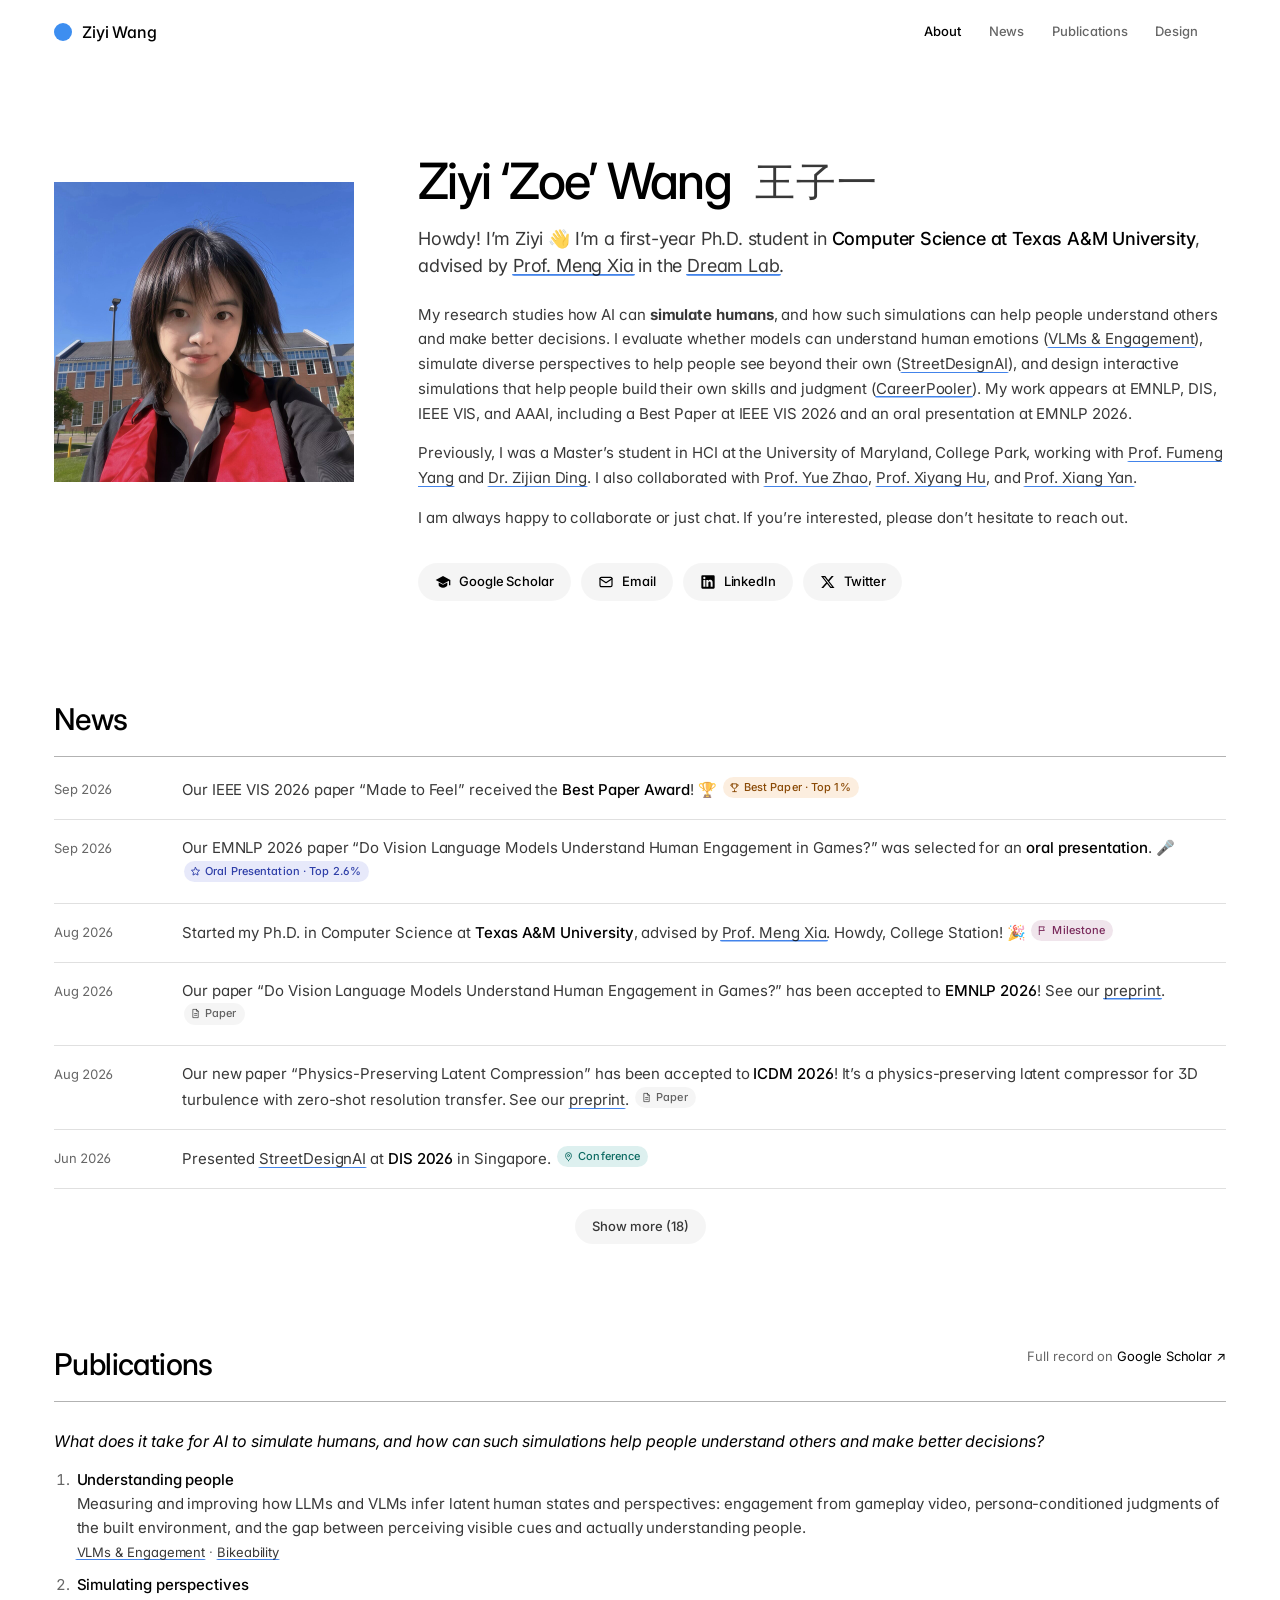
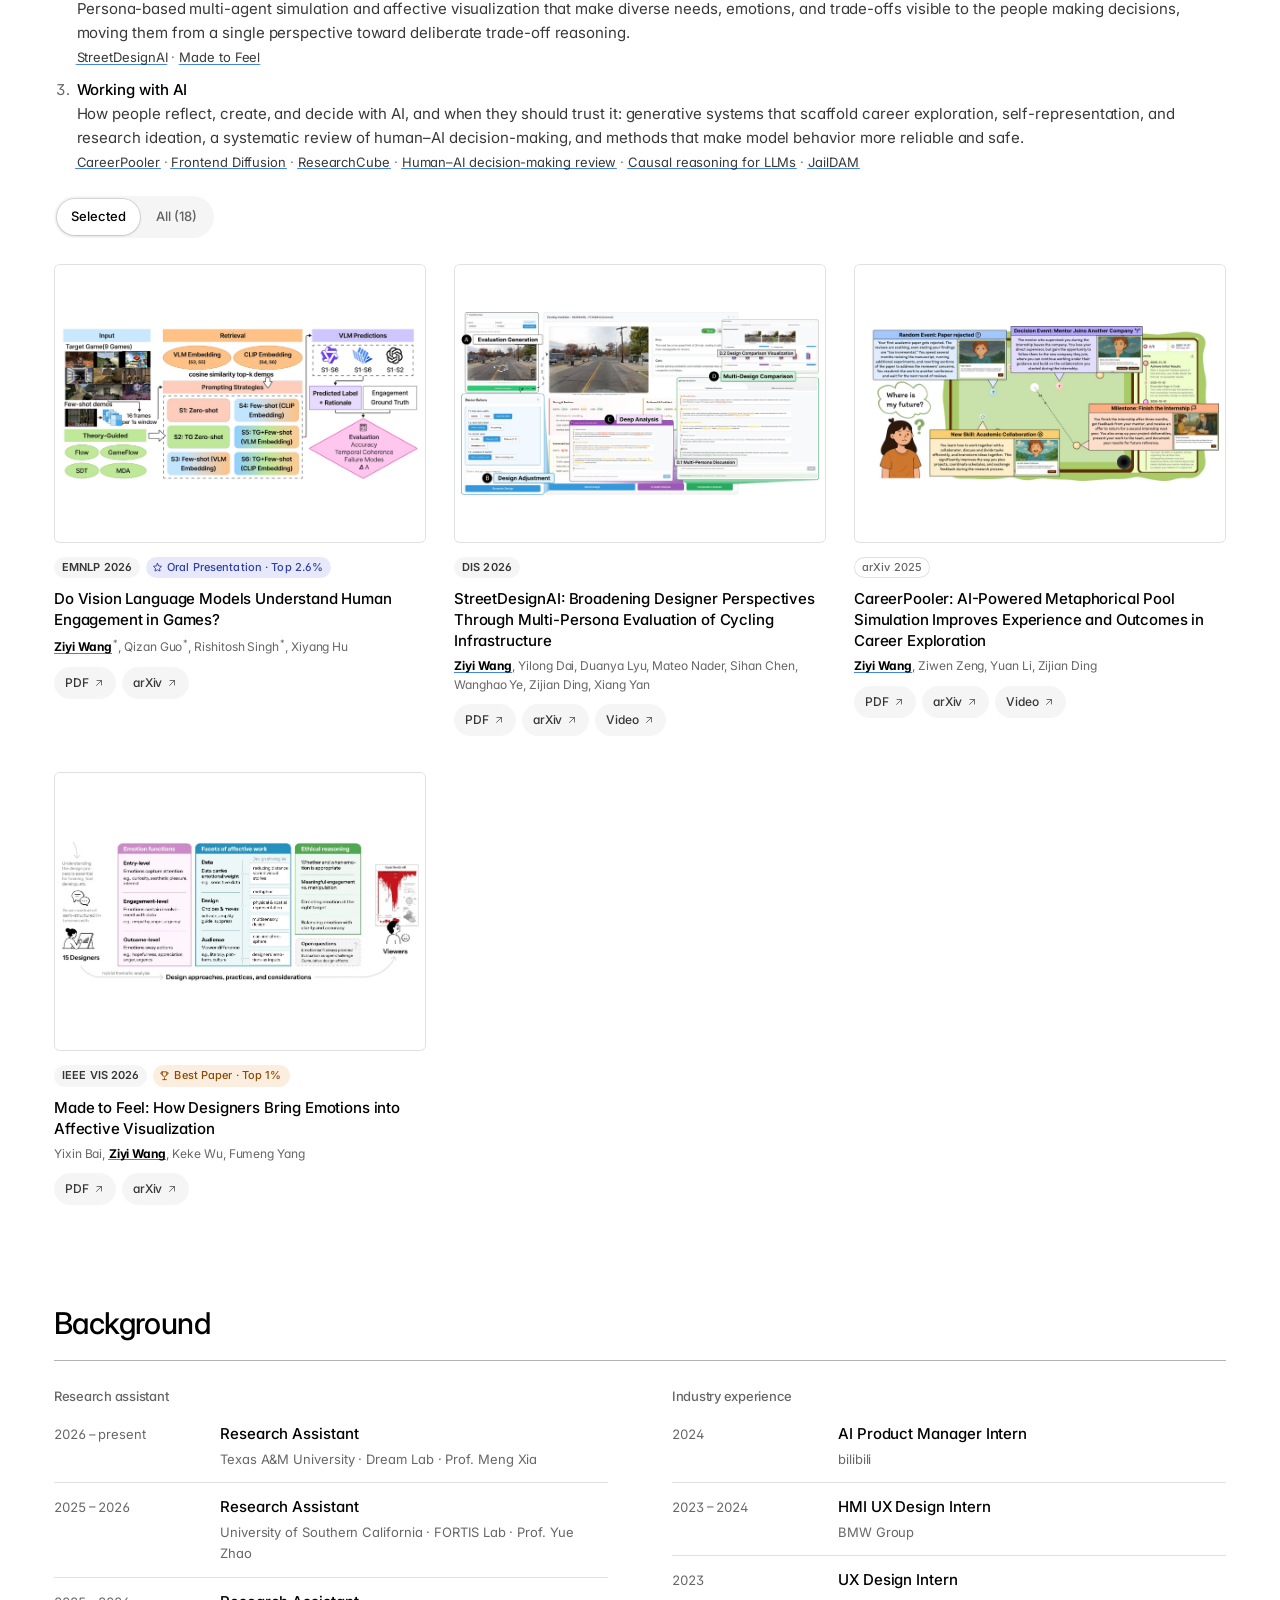
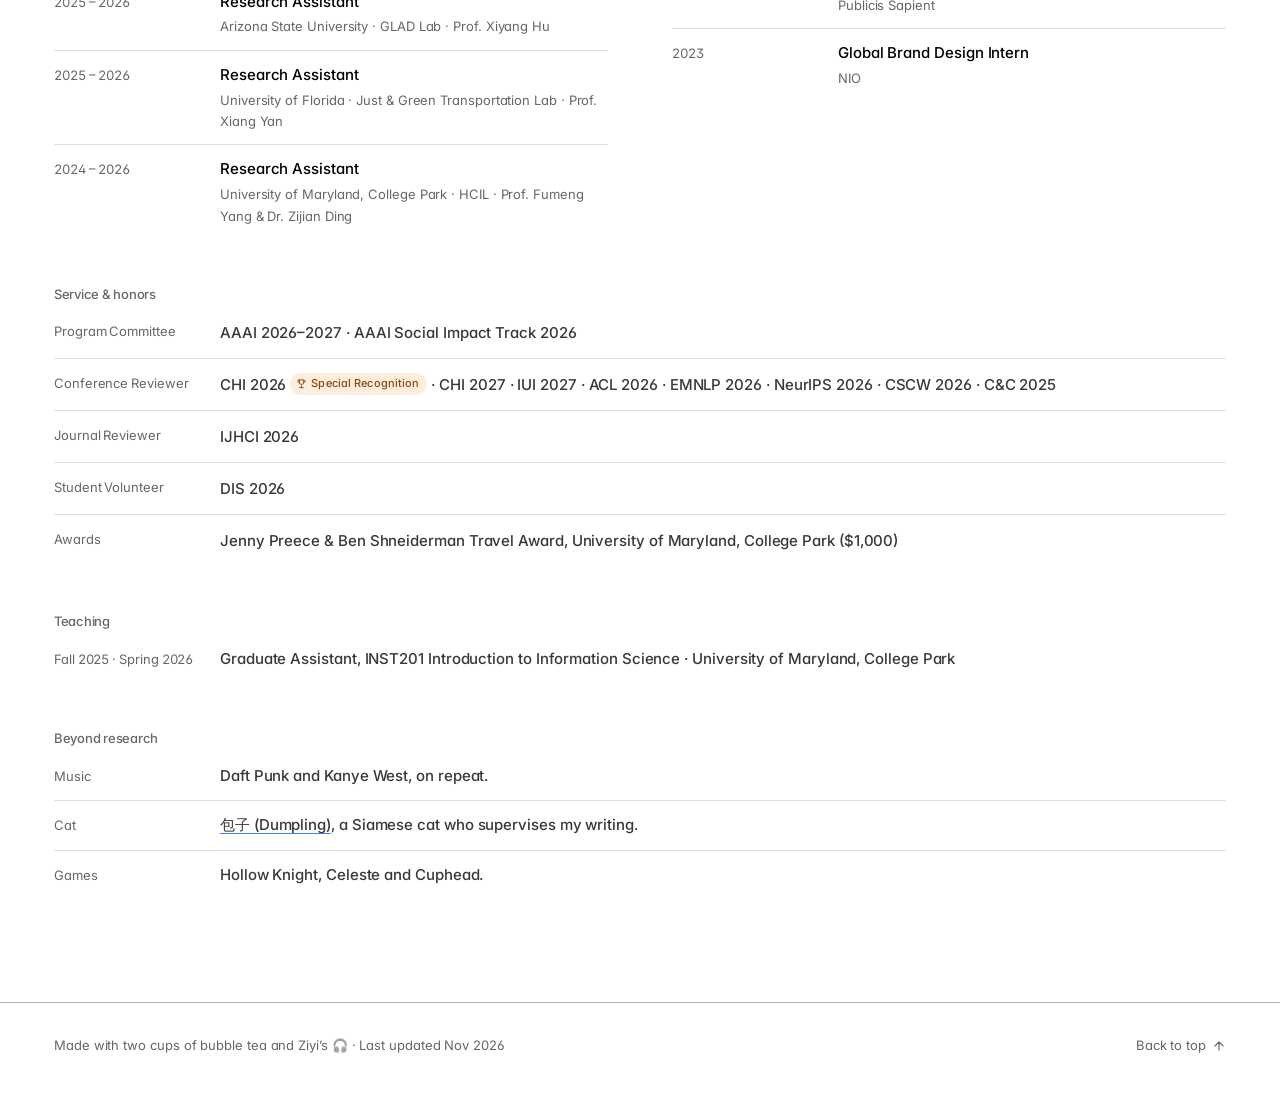
<file: index.html>
<!doctype html>
<html lang="en">
<head>
  <meta charset="utf-8">
  <meta name="viewport" content="width=device-width, initial-scale=1, viewport-fit=cover">
  <title>Ziyi (Zoe) Wang — Human-Centered AI &amp; NLP, Texas A&amp;M</title>
  <meta name="description" content="Ziyi ‘Zoe’ Wang is a Ph.D. student in Computer Science at Texas A&amp;M University studying how AI can simulate humans, from role-playing personas to predicting human judgments, engagement, and affect, and how such simulations can help people understand others and make better decisions.">
  <meta name="author" content="Ziyi Wang">
  <meta name="color-scheme" content="light">
  <meta name="theme-color" content="#ffffff">
  <link rel="canonical" href="https://www.zoe-wang.com/">
  <meta property="og:type" content="website">
  <meta property="og:title" content="Ziyi (Zoe) Wang — Human-Centered AI &amp; NLP, Texas A&amp;M">
  <meta property="og:description" content="Ziyi ‘Zoe’ Wang is a Ph.D. student in Computer Science at Texas A&amp;M University studying how AI can simulate humans, from role-playing personas to predicting human judgments, engagement, and affect, and how such simulations can help people understand others and make better decisions.">
  <meta property="og:url" content="https://www.zoe-wang.com/">
  <meta property="og:image" content="https://www.zoe-wang.com/assets/img/og.jpg">
  <meta property="og:image:width" content="1200">
  <meta property="og:image:height" content="630">
  <meta property="og:image:alt" content="Ziyi (Zoe) Wang">
  <meta name="twitter:card" content="summary_large_image">
  <meta name="twitter:site" content="@ZoeWang0213">
  <link rel="icon" href="assets/favicon.ico" sizes="any">
  <link rel="icon" href="assets/img/favicon-32.png" type="image/png" sizes="32x32">
  <link rel="apple-touch-icon" href="assets/img/apple-touch-icon.png">
  <link rel="preconnect" href="https://fonts.googleapis.com">
  <link rel="preconnect" href="https://fonts.gstatic.com" crossorigin>
  <link href="https://fonts.googleapis.com/css2?family=Inter:wght@400;500;600&display=swap" rel="stylesheet">
  <link rel="stylesheet" href="css/style.css">
  <script>document.documentElement.classList.add('js');</script>
  <script type="module" src="https://static.cloudflareinsights.com/beacon.min.js" data-cf-beacon='{"token": "7dd83ec796f2459d838b6e9bcfa32165"}'></script>
  <noscript><style>.pub[hidden]{display:flex!important}.news-item[hidden]{display:grid!important}.tabs,.more-row,[data-filter-status]{display:none!important}</style></noscript>
  <script type="application/ld+json">
  {"@context":"https://schema.org","@type":"Person","name":"Ziyi Wang","alternateName":["Zoe Wang","王子一"],
   "url":"https://www.zoe-wang.com/","image":"https://www.zoe-wang.com/assets/img/profile.jpg",
   "jobTitle":"Ph.D. student","affiliation":{"@type":"CollegeOrUniversity","name":"Texas A&M University"},
   "alumniOf":{"@type":"CollegeOrUniversity","name":"University of Maryland, College Park"},
   "email":"mailto:ziyiwang@tamu.edu",
   "sameAs":["https://scholar.google.com/citations?user=dYNpjEUAAAAJ","https://www.linkedin.com/in/ziyi-wang-488122292/","https://github.com/Zoewang0213","https://x.com/ZoeWang0213"]}
  </script>
</head>
<body>
  <a class="skip-link" href="#main">Skip to content</a>
  <div id="top"></div>

  <header class="site-header">
    <div class="wrap">
      <a class="brand" href="#top" aria-label="Ziyi Wang — home"><span class="brand-mark" aria-hidden="true"></span>Ziyi Wang</a>
      <nav class="nav" id="nav" aria-label="Primary"><a href="#about">About</a><a href="#news">News</a><a href="#publications">Publications</a><a href="design.html">Design</a></nav>
      <div class="nav-actions">
        <button class="icon-btn menu-btn" type="button" aria-label="Menu" aria-expanded="false" aria-controls="nav"><svg viewBox="0 0 24 24" fill="none" stroke="currentColor" stroke-width="1.8" stroke-linecap="round" aria-hidden="true"><path d="M4 7h16M4 12h16M4 17h16"/></svg></button>
      </div>
    </div>
  </header>
  <main id="main" tabindex="-1">
    <section class="hero" id="about">
      <div class="wrap hero-grid">
        <figure class="hero-photo">
          <img src="assets/img/profile.jpg" alt="Portrait of Ziyi Wang" width="1200" height="1200" fetchpriority="high">
        </figure>
        <div>
          <h1>Ziyi ‘Zoe’ Wang <span class="name-cn" lang="zh-Hans">王子一</span></h1>
          <p class="hero-sub">Howdy! I’m Ziyi 👋 I’m a first-year Ph.D. student in <b>Computer Science at Texas A&amp;M University</b>, advised by <a href="https://www.xiameng.org/">Prof. Meng Xia</a> in the <a href="https://www.xiameng.org/DreamLab/">Dream Lab</a>.</p>
          <div class="prose">
            <p>My research studies how AI can <b>simulate humans</b>, and how such simulations can help people understand others and make better decisions. I evaluate whether models can understand human emotions (<a href="https://arxiv.org/pdf/2603.18480" target="_blank" rel="noopener">VLMs &amp; Engagement</a>), simulate diverse perspectives to help people see beyond their own (<a href="https://arxiv.org/pdf/2601.15671" target="_blank" rel="noopener">StreetDesignAI</a>), and design interactive simulations that help people build their own skills and judgment (<a href="https://arxiv.org/pdf/2509.11461" target="_blank" rel="noopener">CareerPooler</a>). My work appears at EMNLP, DIS, IEEE VIS, and AAAI, including a Best Paper at IEEE VIS 2026 and an oral presentation at EMNLP 2026.</p>
            <p>Previously, I was a Master’s student in HCI at the University of Maryland, College Park, working with <a href="https://www.fmyang.com/">Prof. Fumeng Yang</a> and <a href="https://jason-ding.com/">Dr. Zijian Ding</a>. I also collaborated with <a href="https://viterbi-web.usc.edu/~yzhao010/">Prof. Yue Zhao</a>, <a href="https://xiyanghu.github.io/">Prof. Xiyang Hu</a>, and <a href="https://jacobyan0.github.io/">Prof. Xiang Yan</a>.</p>
            <p>I am always happy to collaborate or just chat. If you’re interested, please don’t hesitate to reach out.</p>
          </div>
          <div class="hero-links">
            <a class="btn" href="https://scholar.google.com/citations?hl=en&amp;user=dYNpjEUAAAAJ&amp;view_op=list_works&amp;sortby=pubdate" target="_blank" rel="noopener"><svg viewBox="0 0 24 24" fill="currentColor" aria-hidden="true"><path d="M12 3 1 9l11 6 9-4.9V17h2V9L12 3zm-6.5 9.7V17c0 1.7 2.9 3.5 6.5 3.5s6.5-1.8 6.5-3.5v-4.3L12 16.3l-6.5-3.6z"/></svg>Google Scholar</a>
            <a class="btn" href="mailto:ziyiwang@tamu.edu"><svg viewBox="0 0 24 24" fill="none" stroke="currentColor" stroke-width="1.8" stroke-linecap="round" stroke-linejoin="round" aria-hidden="true"><rect x="3" y="5" width="18" height="14" rx="2"/><path d="m3 7 9 6 9-6"/></svg>Email</a>
            <a class="btn" href="https://www.linkedin.com/in/ziyi-wang-488122292/" target="_blank" rel="noopener"><svg viewBox="0 0 24 24" fill="currentColor" aria-hidden="true"><path d="M20.4 2H3.6A1.6 1.6 0 0 0 2 3.6v16.8A1.6 1.6 0 0 0 3.6 22h16.8a1.6 1.6 0 0 0 1.6-1.6V3.6A1.6 1.6 0 0 0 20.4 2zM8 19H5V9h3v10zM6.5 7.7a1.7 1.7 0 1 1 0-3.4 1.7 1.7 0 0 1 0 3.4zM19 19h-3v-4.9c0-1.2 0-2.7-1.6-2.7s-1.9 1.3-1.9 2.6V19h-3V9h2.9v1.4h.1a3.2 3.2 0 0 1 2.8-1.6c3 0 3.6 2 3.6 4.6V19z"/></svg>LinkedIn</a>
            <a class="btn" href="https://x.com/ZoeWang0213" target="_blank" rel="noopener"><svg viewBox="0 0 24 24" fill="currentColor" aria-hidden="true"><path d="M17.5 3h3.1l-6.8 7.8L21.8 21h-6.3l-4.9-6.4L5 21H1.9l7.3-8.3L1.5 3h6.4l4.4 5.9L17.5 3zm-1.1 16.2h1.7L6.9 4.7H5.1l11.3 14.5z"/></svg>Twitter</a>
          </div>
        </div>
      </div>
    </section>

    <section class="section" id="news" aria-labelledby="news-h">
      <div class="wrap">
        <div class="section-head">
          <h2 id="news-h">News</h2>
        </div>
        <ul class="news-list">
      <li class="news-item">
        <span class="news-date">Sep 2026</span>
        <span class="news-text">Our IEEE VIS 2026 paper “Made to Feel” received the <b>Best Paper Award</b>! 🏆 <span class="badge badge-award"><svg viewBox="0 0 24 24" fill="none" stroke="currentColor" stroke-width="2" stroke-linecap="round" stroke-linejoin="round" aria-hidden="true"><path d="M8 21h8M12 17v4M7 4h10v5a5 5 0 0 1-10 0V4z"/><path d="M7 6H4a3 3 0 0 0 3 4M17 6h3a3 3 0 0 1-3 4"/></svg>Best Paper · Top 1%</span></span>
      </li>
      <li class="news-item">
        <span class="news-date">Sep 2026</span>
        <span class="news-text">Our EMNLP 2026 paper “Do Vision Language Models Understand Human Engagement in Games?” was selected for an <b>oral presentation</b>. 🎤 <span class="badge badge-talk"><svg viewBox="0 0 24 24" fill="none" stroke="currentColor" stroke-width="2" stroke-linecap="round" stroke-linejoin="round" aria-hidden="true"><path d="m12 3 2.7 5.6 6.1.8-4.4 4.3 1.1 6.1L12 17l-5.5 2.8 1.1-6.1-4.4-4.3 6.1-.8z"/></svg>Oral Presentation · Top 2.6%</span></span>
      </li>
      <li class="news-item">
        <span class="news-date">Aug 2026</span>
        <span class="news-text">Started my Ph.D. in Computer Science at <b>Texas A&amp;M University</b>, advised by <a href="https://www.xiameng.org/">Prof. Meng Xia</a>. Howdy, College Station! 🎉 <span class="badge badge-milestone"><svg viewBox="0 0 24 24" fill="none" stroke="currentColor" stroke-width="2" stroke-linecap="round" stroke-linejoin="round" aria-hidden="true"><path d="M5 21V4M5 4h11l-2 4 2 4H5"/></svg>Milestone</span></span>
      </li>
      <li class="news-item">
        <span class="news-date">Aug 2026</span>
        <span class="news-text">Our paper “Do Vision Language Models Understand Human Engagement in Games?” has been accepted to <b>EMNLP 2026</b>! See our <a href="https://arxiv.org/abs/2603.18480">preprint</a>. <span class="badge"><svg viewBox="0 0 24 24" fill="none" stroke="currentColor" stroke-width="2" stroke-linecap="round" stroke-linejoin="round" aria-hidden="true"><path d="M7 3h7l4 4v14H7z"/><path d="M14 3v4h4M10 12h5M10 16h5"/></svg>Paper</span></span>
      </li>
      <li class="news-item">
        <span class="news-date">Aug 2026</span>
        <span class="news-text">Our new paper “Physics-Preserving Latent Compression” has been accepted to <b>ICDM 2026</b>! It’s a physics-preserving latent compressor for 3D turbulence with zero-shot resolution transfer. See our <a href="https://arxiv.org/abs/2606.21781">preprint</a>. <span class="badge"><svg viewBox="0 0 24 24" fill="none" stroke="currentColor" stroke-width="2" stroke-linecap="round" stroke-linejoin="round" aria-hidden="true"><path d="M7 3h7l4 4v14H7z"/><path d="M14 3v4h4M10 12h5M10 16h5"/></svg>Paper</span></span>
      </li>
      <li class="news-item">
        <span class="news-date">Jun 2026</span>
        <span class="news-text">Presented <a href="#pub-streetdesignai">StreetDesignAI</a> at <b>DIS 2026</b> in Singapore. <span class="badge badge-conference"><svg viewBox="0 0 24 24" fill="none" stroke="currentColor" stroke-width="2" stroke-linecap="round" stroke-linejoin="round" aria-hidden="true"><path d="M12 21s-6.5-5.6-6.5-11a6.5 6.5 0 0 1 13 0c0 5.4-6.5 11-6.5 11z"/><circle cx="12" cy="10" r="2.3"/></svg>Conference</span></span>
      </li>
      <li class="news-item" data-extra hidden>
        <span class="news-date">Jun 2026</span>
        <span class="news-text">Our new paper “Made to Feel” has been accepted to <b>IEEE VIS 2026</b>! It’s an interview study of how designers bring emotions into affective visualization. See our <a href="https://arxiv.org/abs/2607.01593">preprint</a>. <span class="badge"><svg viewBox="0 0 24 24" fill="none" stroke="currentColor" stroke-width="2" stroke-linecap="round" stroke-linejoin="round" aria-hidden="true"><path d="M7 3h7l4 4v14H7z"/><path d="M14 3v4h4M10 12h5M10 16h5"/></svg>Paper</span></span>
      </li>
      <li class="news-item" data-extra hidden>
        <span class="news-date">May 2026</span>
        <span class="news-text">Graduated from the <b>University of Maryland, College Park</b>, with an M.S. in Human-Computer Interaction. Thank you, HCIL! 🎓 <span class="badge badge-milestone"><svg viewBox="0 0 24 24" fill="none" stroke="currentColor" stroke-width="2" stroke-linecap="round" stroke-linejoin="round" aria-hidden="true"><path d="M5 21V4M5 4h11l-2 4 2 4H5"/></svg>Milestone</span></span>
      </li>
      <li class="news-item" data-extra hidden>
        <span class="news-date">May 2026</span>
        <span class="news-text">Our survey paper on a unified view of learning PDEs has been accepted to <b>IJCAI 2026</b>! See our <a href="https://arxiv.org/abs/2601.14517">preprint</a>. <span class="badge"><svg viewBox="0 0 24 24" fill="none" stroke="currentColor" stroke-width="2" stroke-linecap="round" stroke-linejoin="round" aria-hidden="true"><path d="M7 3h7l4 4v14H7z"/><path d="M14 3v4h4M10 12h5M10 16h5"/></svg>Paper</span></span>
      </li>
      <li class="news-item" data-extra hidden>
        <span class="news-date">Apr 2026</span>
        <span class="news-text">Attended <b>CHI 2026</b> in Barcelona, Spain. <span class="badge badge-conference"><svg viewBox="0 0 24 24" fill="none" stroke="currentColor" stroke-width="2" stroke-linecap="round" stroke-linejoin="round" aria-hidden="true"><path d="M12 21s-6.5-5.6-6.5-11a6.5 6.5 0 0 1 13 0c0 5.4-6.5 11-6.5 11z"/><circle cx="12" cy="10" r="2.3"/></svg>Conference</span></span>
      </li>
      <li class="news-item" data-extra hidden>
        <span class="news-date">Apr 2026</span>
        <span class="news-text">Our paper on multimodal ranking attacks against vision-language-model-based product search has been accepted to the <b>ACL 2026 KnowFM Workshop</b>! See our <a href="https://arxiv.org/abs/2601.12263">preprint</a>. <span class="badge"><svg viewBox="0 0 24 24" fill="none" stroke="currentColor" stroke-width="2" stroke-linecap="round" stroke-linejoin="round" aria-hidden="true"><path d="M7 3h7l4 4v14H7z"/><path d="M14 3v4h4M10 12h5M10 16h5"/></svg>Paper</span></span>
      </li>
      <li class="news-item" data-extra hidden>
        <span class="news-date">Mar 2026</span>
        <span class="news-text">We have a new paper examining whether vision-language models can infer human engagement from gameplay video. See our <a href="https://arxiv.org/abs/2603.18480">preprint</a>. <span class="badge badge-outline"><svg viewBox="0 0 24 24" fill="none" stroke="currentColor" stroke-width="2" stroke-linecap="round" stroke-linejoin="round" aria-hidden="true"><path d="M7 3h7l4 4v14H7z"/><path d="M14 3v4h4M10 12h5M10 16h5"/></svg>Preprint</span></span>
      </li>
      <li class="news-item" data-extra hidden>
        <span class="news-date">Mar 2026</span>
        <span class="news-text">Our new paper “StreetDesignAI” has been accepted to <b>DIS 2026</b>! It’s a persona-based multi-agent system that surfaces experiential conflicts in cycling infrastructure design and supports inclusive, trade-off-aware decision making. See our <a href="https://arxiv.org/abs/2601.15671">preprint</a>. <span class="badge"><svg viewBox="0 0 24 24" fill="none" stroke="currentColor" stroke-width="2" stroke-linecap="round" stroke-linejoin="round" aria-hidden="true"><path d="M7 3h7l4 4v14H7z"/><path d="M14 3v4h4M10 12h5M10 16h5"/></svg>Paper</span></span>
      </li>
      <li class="news-item" data-extra hidden>
        <span class="news-date">Jan 2026</span>
        <span class="news-text">We have a new survey systematically reviewing 1,493 papers on human–AI decision-making, proposing unified taxonomies of AI and human roles. See our <a href="https://hal.science/hal-05499178/document">preprint</a>. <span class="badge badge-outline"><svg viewBox="0 0 24 24" fill="none" stroke="currentColor" stroke-width="2" stroke-linecap="round" stroke-linejoin="round" aria-hidden="true"><path d="M7 3h7l4 4v14H7z"/><path d="M14 3v4h4M10 12h5M10 16h5"/></svg>Preprint</span></span>
      </li>
      <li class="news-item" data-extra hidden>
        <span class="news-date">Jan 2026</span>
        <span class="news-text">We have a new paper “Persona-aware and Explainable Bikeability Assessment” on persona-conditioned vision-language models for explainable bikeability prediction. See our <a href="https://arxiv.org/abs/2601.03534">preprint</a>. <span class="badge badge-outline"><svg viewBox="0 0 24 24" fill="none" stroke="currentColor" stroke-width="2" stroke-linecap="round" stroke-linejoin="round" aria-hidden="true"><path d="M7 3h7l4 4v14H7z"/><path d="M14 3v4h4M10 12h5M10 16h5"/></svg>Preprint</span></span>
      </li>
      <li class="news-item" data-extra hidden>
        <span class="news-date">Jan 2026</span>
        <span class="news-text">We have a new paper introducing ResearchCube, a multi-dimensional trade-off exploration system for research ideation. See our <a href="https://arxiv.org/abs/2604.11538">preprint</a>. <span class="badge badge-outline"><svg viewBox="0 0 24 24" fill="none" stroke="currentColor" stroke-width="2" stroke-linecap="round" stroke-linejoin="round" aria-hidden="true"><path d="M7 3h7l4 4v14H7z"/><path d="M14 3v4h4M10 12h5M10 16h5"/></svg>Preprint</span></span>
      </li>
      <li class="news-item" data-extra hidden>
        <span class="news-date">Nov 2025</span>
        <span class="news-text">Our paper on mitigating hallucinations in LLMs using causal reasoning has been accepted to <b>AAAI 2026</b>! See our <a href="https://arxiv.org/abs/2508.12495">preprint</a>. <span class="badge"><svg viewBox="0 0 24 24" fill="none" stroke="currentColor" stroke-width="2" stroke-linecap="round" stroke-linejoin="round" aria-hidden="true"><path d="M7 3h7l4 4v14H7z"/><path d="M14 3v4h4M10 12h5M10 16h5"/></svg>Paper</span></span>
      </li>
      <li class="news-item" data-extra hidden>
        <span class="news-date">Oct 2025</span>
        <span class="news-text">Our new paper “From Image Generation to Infrastructure Design” has been accepted to the <b>NeurIPS 2025 UrbanAI Workshop</b>! It’s a multi-agent pipeline for realistic street-design generation. See our <a href="https://arxiv.org/abs/2509.05469">preprint</a>. <span class="badge"><svg viewBox="0 0 24 24" fill="none" stroke="currentColor" stroke-width="2" stroke-linecap="round" stroke-linejoin="round" aria-hidden="true"><path d="M7 3h7l4 4v14H7z"/><path d="M14 3v4h4M10 12h5M10 16h5"/></svg>Paper</span></span>
      </li>
      <li class="news-item" data-extra hidden>
        <span class="news-date">Sep 2025</span>
        <span class="news-text">We have a new paper introducing CareerPooler, a generative-AI-powered pool-table metaphor system for career exploration that improves engagement, satisfaction, and clarity compared to chatbot baselines. See our <a href="https://arxiv.org/abs/2509.11461">preprint</a>. <span class="badge badge-outline"><svg viewBox="0 0 24 24" fill="none" stroke="currentColor" stroke-width="2" stroke-linecap="round" stroke-linejoin="round" aria-hidden="true"><path d="M7 3h7l4 4v14H7z"/><path d="M14 3v4h4M10 12h5M10 16h5"/></svg>Preprint</span></span>
      </li>
      <li class="news-item" data-extra hidden>
        <span class="news-date">Jul 2025</span>
        <span class="news-text">Our new paper “Frontend Diffusion” has been accepted to <b>IEEE VL/HCC 2025</b>! It’s a multi-stage AI system that turns sketches into website code for junior researchers and designers. See our <a href="https://arxiv.org/abs/2502.03788">preprint</a>. <span class="badge"><svg viewBox="0 0 24 24" fill="none" stroke="currentColor" stroke-width="2" stroke-linecap="round" stroke-linejoin="round" aria-hidden="true"><path d="M7 3h7l4 4v14H7z"/><path d="M14 3v4h4M10 12h5M10 16h5"/></svg>Paper</span></span>
      </li>
      <li class="news-item" data-extra hidden>
        <span class="news-date">Jul 2025</span>
        <span class="news-text">Our new paper “JailDAM” has been accepted to <b>COLM 2025</b>! It proposes an adaptive memory approach for jailbreak detection in vision-language models. See the <a href="https://arxiv.org/abs/2504.03770">preprint</a>. <span class="badge"><svg viewBox="0 0 24 24" fill="none" stroke="currentColor" stroke-width="2" stroke-linecap="round" stroke-linejoin="round" aria-hidden="true"><path d="M7 3h7l4 4v14H7z"/><path d="M14 3v4h4M10 12h5M10 16h5"/></svg>Paper</span></span>
      </li>
      <li class="news-item" data-extra hidden>
        <span class="news-date">Jun 2025</span>
        <span class="news-text">We have a new paper accepted to <b>ECML PKDD 2025</b> on leveraging LLMs for few-shot graph OOD detection. See our <a href="https://arxiv.org/abs/2503.22097">preprint</a>. <span class="badge"><svg viewBox="0 0 24 24" fill="none" stroke="currentColor" stroke-width="2" stroke-linecap="round" stroke-linejoin="round" aria-hidden="true"><path d="M7 3h7l4 4v14H7z"/><path d="M14 3v4h4M10 12h5M10 16h5"/></svg>Paper</span></span>
      </li>
      <li class="news-item" data-extra hidden>
        <span class="news-date">May 2025</span>
        <span class="news-text">We have a new paper on zero-shot graph OOD detection using foundation models (GLIP-OOD). See our <a href="https://arxiv.org/abs/2504.21186">preprint</a>. <span class="badge badge-outline"><svg viewBox="0 0 24 24" fill="none" stroke="currentColor" stroke-width="2" stroke-linecap="round" stroke-linejoin="round" aria-hidden="true"><path d="M7 3h7l4 4v14H7z"/><path d="M14 3v4h4M10 12h5M10 16h5"/></svg>Preprint</span></span>
      </li>
      <li class="news-item" data-extra hidden>
        <span class="news-date">May 2025</span>
        <span class="news-text">We have a new paper introducing GOE-LLM, a framework using LLMs to generate synthetic OOD nodes for graph OOD detection without requiring real OOD data. See our <a href="https://arxiv.org/abs/2504.21198">preprint</a>. <span class="badge badge-outline"><svg viewBox="0 0 24 24" fill="none" stroke="currentColor" stroke-width="2" stroke-linecap="round" stroke-linejoin="round" aria-hidden="true"><path d="M7 3h7l4 4v14H7z"/><path d="M14 3v4h4M10 12h5M10 16h5"/></svg>Preprint</span></span>
      </li>
        </ul>
        <div class="more-row">
          <button class="btn btn-ghost" type="button" data-news-more data-step="5" aria-expanded="false" data-label-more="Show more" data-label-less="Show less">Show more</button>
        </div>
      </div>
    </section>

    <section class="section" id="publications" aria-labelledby="pubs-h">
      <div class="wrap">
        <div class="section-head">
          <h2 id="pubs-h">Publications</h2>
          <p class="aside">Full record on <a href="https://scholar.google.com/citations?hl=en&amp;user=dYNpjEUAAAAJ&amp;view_op=list_works&amp;sortby=pubdate" target="_blank" rel="noopener">Google Scholar ↗</a></p>
        </div>
        <div class="research">
          <p class="research-q">What does it take for AI to simulate humans, and how can such simulations help people understand others and make better decisions?</p>
          <ol class="themes">
            <li><b>Understanding people</b> <span class="theme-desc">Measuring and improving how LLMs and VLMs infer latent human states and perspectives: engagement from gameplay video, persona-conditioned judgments of the built environment, and the gap between perceiving visible cues and actually understanding people.</span> <span class="theme-papers"><a href="https://arxiv.org/pdf/2603.18480" target="_blank" rel="noopener">VLMs &amp; Engagement</a> · <a href="https://arxiv.org/pdf/2601.03534" target="_blank" rel="noopener">Bikeability</a></span></li>
            <li><b>Simulating perspectives</b> <span class="theme-desc">Persona-based multi-agent simulation and affective visualization that make diverse needs, emotions, and trade-offs visible to the people making decisions, moving them from a single perspective toward deliberate trade-off reasoning.</span> <span class="theme-papers"><a href="https://arxiv.org/pdf/2601.15671" target="_blank" rel="noopener">StreetDesignAI</a> · <a href="https://arxiv.org/pdf/2607.01593" target="_blank" rel="noopener">Made to Feel</a></span></li>
            <li><b>Working with AI</b> <span class="theme-desc">How people reflect, create, and decide with AI, and when they should trust it: generative systems that scaffold career exploration, self-representation, and research ideation, a systematic review of human–AI decision-making, and methods that make model behavior more reliable and safe.</span> <span class="theme-papers"><a href="https://arxiv.org/pdf/2509.11461" target="_blank" rel="noopener">CareerPooler</a> · <a href="https://arxiv.org/pdf/2502.03788" target="_blank" rel="noopener">Frontend Diffusion</a> · <a href="https://arxiv.org/pdf/2604.11538" target="_blank" rel="noopener">ResearchCube</a> · <a href="https://hal.science/hal-05499178/document" target="_blank" rel="noopener">Human–AI decision-making review</a> · <a href="https://arxiv.org/pdf/2508.12495" target="_blank" rel="noopener">Causal reasoning for LLMs</a> · <a href="https://arxiv.org/pdf/2504.03770" target="_blank" rel="noopener">JailDAM</a></span></li>
          </ol>
        </div>
        <div class="pub-toolbar">
          <div class="tabs" role="group" aria-label="Filter publications">
            <button class="tab" type="button" data-filter="selected" aria-pressed="true">Selected</button>
            <button class="tab" type="button" data-filter="all" aria-pressed="false">All (18)</button>
          </div>
          <p class="visually-hidden" aria-live="polite" data-filter-status></p>
        </div>
        <ul class="pub-list">
      <li class="pub" id="pub-vlm-engagement" data-tags="first selected" data-year="2026" data-area="hci">
        <a class="pub-thumb" href="https://arxiv.org/abs/2603.18480" target="_blank" rel="noopener" tabindex="-1" aria-hidden="true">
          <img src="assets/img/pubs/vlm-engagement.jpg" alt="" loading="lazy" decoding="async">
        </a>
        <div class="pub-body">
          <div class="pub-meta"><span class="venue">EMNLP 2026<span class="visually-hidden"> (Conference on Empirical Methods in Natural Language Processing)</span></span><span class="badge badge-talk"><svg viewBox="0 0 24 24" fill="none" stroke="currentColor" stroke-width="2" stroke-linecap="round" stroke-linejoin="round" aria-hidden="true"><path d="m12 3 2.7 5.6 6.1.8-4.4 4.3 1.1 6.1L12 17l-5.5 2.8 1.1-6.1-4.4-4.3 6.1-.8z"/></svg>Oral Presentation · Top 2.6%</span></div>
          <h3 class="pub-title">Do Vision Language Models Understand Human Engagement in Games?</h3>
          <p class="pub-authors"><span class="me">Ziyi Wang</span><sup>*</sup>, Qizan Guo<sup>*</sup>, Rishitosh Singh<sup>*</sup>, Xiyang Hu</p>
          <div class="pub-links"><a href="https://arxiv.org/pdf/2603.18480" target="_blank" rel="noopener">PDF<svg viewBox="0 0 24 24" fill="none" stroke="currentColor" stroke-width="2" stroke-linecap="round" stroke-linejoin="round" aria-hidden="true"><path d="M7 17 17 7M8 7h9v9"/></svg></a><a href="https://arxiv.org/abs/2603.18480" target="_blank" rel="noopener">arXiv<svg viewBox="0 0 24 24" fill="none" stroke="currentColor" stroke-width="2" stroke-linecap="round" stroke-linejoin="round" aria-hidden="true"><path d="M7 17 17 7M8 7h9v9"/></svg></a></div>
        </div>
      </li>
      <li class="pub" id="pub-streetdesignai" data-tags="first selected" data-year="2026" data-area="hci">
        <a class="pub-thumb" href="https://arxiv.org/abs/2601.15671" target="_blank" rel="noopener" tabindex="-1" aria-hidden="true">
          <img src="assets/img/pubs/streetdesignai.jpg" alt="" loading="lazy" decoding="async">
        </a>
        <div class="pub-body">
          <div class="pub-meta"><span class="venue">DIS 2026<span class="visually-hidden"> (ACM Designing Interactive Systems Conference)</span></span></div>
          <h3 class="pub-title">StreetDesignAI: Broadening Designer Perspectives Through Multi-Persona Evaluation of Cycling Infrastructure</h3>
          <p class="pub-authors"><span class="me">Ziyi Wang</span>, Yilong Dai, Duanya Lyu, Mateo Nader, Sihan Chen, Wanghao Ye, Zijian Ding, Xiang Yan</p>
          <div class="pub-links"><a href="https://arxiv.org/pdf/2601.15671" target="_blank" rel="noopener">PDF<svg viewBox="0 0 24 24" fill="none" stroke="currentColor" stroke-width="2" stroke-linecap="round" stroke-linejoin="round" aria-hidden="true"><path d="M7 17 17 7M8 7h9v9"/></svg></a><a href="https://arxiv.org/abs/2601.15671" target="_blank" rel="noopener">arXiv<svg viewBox="0 0 24 24" fill="none" stroke="currentColor" stroke-width="2" stroke-linecap="round" stroke-linejoin="round" aria-hidden="true"><path d="M7 17 17 7M8 7h9v9"/></svg></a><a href="https://drive.google.com/file/d/1ILckkzmCNqgRDFxUycu3HSWg9ct5IPx1/view?usp=drive_link" target="_blank" rel="noopener">Video<svg viewBox="0 0 24 24" fill="none" stroke="currentColor" stroke-width="2" stroke-linecap="round" stroke-linejoin="round" aria-hidden="true"><path d="M7 17 17 7M8 7h9v9"/></svg></a></div>
        </div>
      </li>
      <li class="pub" id="pub-careerpooler" data-tags="first selected" data-year="2025" data-area="hci">
        <a class="pub-thumb" href="https://arxiv.org/abs/2509.11461" target="_blank" rel="noopener" tabindex="-1" aria-hidden="true">
          <img src="assets/img/pubs/careerpooler.jpg" alt="" loading="lazy" decoding="async">
        </a>
        <div class="pub-body">
          <div class="pub-meta"><span class="venue is-preprint">arXiv 2025<span class="visually-hidden"> (arXiv preprint)</span></span></div>
          <h3 class="pub-title">CareerPooler: AI-Powered Metaphorical Pool Simulation Improves Experience and Outcomes in Career Exploration</h3>
          <p class="pub-authors"><span class="me">Ziyi Wang</span>, Ziwen Zeng, Yuan Li, Zijian Ding</p>
          <div class="pub-links"><a href="https://arxiv.org/pdf/2509.11461" target="_blank" rel="noopener">PDF<svg viewBox="0 0 24 24" fill="none" stroke="currentColor" stroke-width="2" stroke-linecap="round" stroke-linejoin="round" aria-hidden="true"><path d="M7 17 17 7M8 7h9v9"/></svg></a><a href="https://arxiv.org/abs/2509.11461" target="_blank" rel="noopener">arXiv<svg viewBox="0 0 24 24" fill="none" stroke="currentColor" stroke-width="2" stroke-linecap="round" stroke-linejoin="round" aria-hidden="true"><path d="M7 17 17 7M8 7h9v9"/></svg></a><a href="https://drive.google.com/file/d/14nSX1ZGgCBLzg_B7leuH9zPsuEBEkmMA/view?usp=sharing" target="_blank" rel="noopener">Video<svg viewBox="0 0 24 24" fill="none" stroke="currentColor" stroke-width="2" stroke-linecap="round" stroke-linejoin="round" aria-hidden="true"><path d="M7 17 17 7M8 7h9v9"/></svg></a></div>
        </div>
      </li>
      <li class="pub" id="pub-bikeability" data-tags="first" data-year="2026" data-area="ml" hidden>
        <a class="pub-thumb" href="https://arxiv.org/abs/2601.03534" target="_blank" rel="noopener" tabindex="-1" aria-hidden="true">
          <img src="assets/img/pubs/bikeability.jpg" alt="" loading="lazy" decoding="async">
        </a>
        <div class="pub-body">
          <div class="pub-meta"><span class="venue is-preprint">arXiv 2026<span class="visually-hidden"> (arXiv preprint)</span></span></div>
          <h3 class="pub-title">Persona-aware and Explainable Bikeability Assessment: A Vision-Language Model Approach</h3>
          <p class="pub-authors">Yilong Dai, <span class="me">Ziyi Wang</span>, Chenguang Wang, Kexin Zhou, Yiheng Qian, Susu Xu, Xiang Yan</p>
          <div class="pub-links"><a href="https://arxiv.org/pdf/2601.03534" target="_blank" rel="noopener">PDF<svg viewBox="0 0 24 24" fill="none" stroke="currentColor" stroke-width="2" stroke-linecap="round" stroke-linejoin="round" aria-hidden="true"><path d="M7 17 17 7M8 7h9v9"/></svg></a><a href="https://arxiv.org/abs/2601.03534" target="_blank" rel="noopener">arXiv<svg viewBox="0 0 24 24" fill="none" stroke="currentColor" stroke-width="2" stroke-linecap="round" stroke-linejoin="round" aria-hidden="true"><path d="M7 17 17 7M8 7h9v9"/></svg></a></div>
        </div>
      </li>
      <li class="pub" id="pub-made-to-feel" data-tags="selected" data-year="2026" data-area="hci">
        <a class="pub-thumb" href="https://arxiv.org/abs/2607.01593" target="_blank" rel="noopener" tabindex="-1" aria-hidden="true">
          <img src="assets/img/pubs/made-to-feel.jpg" alt="" loading="lazy" decoding="async">
        </a>
        <div class="pub-body">
          <div class="pub-meta"><span class="venue">IEEE VIS 2026<span class="visually-hidden"> (IEEE Visualization Conference (Short Paper))</span></span><span class="badge badge-award"><svg viewBox="0 0 24 24" fill="none" stroke="currentColor" stroke-width="2" stroke-linecap="round" stroke-linejoin="round" aria-hidden="true"><path d="M8 21h8M12 17v4M7 4h10v5a5 5 0 0 1-10 0V4z"/><path d="M7 6H4a3 3 0 0 0 3 4M17 6h3a3 3 0 0 1-3 4"/></svg>Best Paper · Top 1%</span></div>
          <h3 class="pub-title">Made to Feel: How Designers Bring Emotions into Affective Visualization</h3>
          <p class="pub-authors">Yixin Bai, <span class="me">Ziyi Wang</span>, Keke Wu, Fumeng Yang</p>
          <div class="pub-links"><a href="https://arxiv.org/pdf/2607.01593" target="_blank" rel="noopener">PDF<svg viewBox="0 0 24 24" fill="none" stroke="currentColor" stroke-width="2" stroke-linecap="round" stroke-linejoin="round" aria-hidden="true"><path d="M7 17 17 7M8 7h9v9"/></svg></a><a href="https://arxiv.org/abs/2607.01593" target="_blank" rel="noopener">arXiv<svg viewBox="0 0 24 24" fill="none" stroke="currentColor" stroke-width="2" stroke-linecap="round" stroke-linejoin="round" aria-hidden="true"><path d="M7 17 17 7M8 7h9v9"/></svg></a></div>
        </div>
      </li>
      <li class="pub" id="pub-pplc" data-tags="" data-year="2026" data-area="science" hidden>
        <a class="pub-thumb" href="https://arxiv.org/abs/2606.21781" target="_blank" rel="noopener" tabindex="-1" aria-hidden="true">
          <img src="assets/img/pubs/pplc.jpg" alt="" loading="lazy" decoding="async">
        </a>
        <div class="pub-body">
          <div class="pub-meta"><span class="venue">ICDM 2026<span class="visually-hidden"> (IEEE International Conference on Data Mining)</span></span></div>
          <h3 class="pub-title">Physics-Preserving Latent Compression for Zero-Shot Resolution Transfer in 3D Turbulence</h3>
          <p class="pub-authors">Yilong Dai, Yiming Sun, Yiheng Chen, <span class="me">Ziyi Wang</span>, Shengyu Chen, Xiaowei Jia, Runlong Yu</p>
          <div class="pub-links"><a href="https://arxiv.org/pdf/2606.21781" target="_blank" rel="noopener">PDF<svg viewBox="0 0 24 24" fill="none" stroke="currentColor" stroke-width="2" stroke-linecap="round" stroke-linejoin="round" aria-hidden="true"><path d="M7 17 17 7M8 7h9v9"/></svg></a><a href="https://arxiv.org/abs/2606.21781" target="_blank" rel="noopener">arXiv<svg viewBox="0 0 24 24" fill="none" stroke="currentColor" stroke-width="2" stroke-linecap="round" stroke-linejoin="round" aria-hidden="true"><path d="M7 17 17 7M8 7h9v9"/></svg></a></div>
        </div>
      </li>
      <li class="pub" id="pub-pde-solvers" data-tags="" data-year="2026" data-area="science" hidden>
        <a class="pub-thumb" href="https://arxiv.org/abs/2601.14517" target="_blank" rel="noopener" tabindex="-1" aria-hidden="true">
          <img src="assets/img/pubs/pde-solvers.jpg" alt="" loading="lazy" decoding="async">
        </a>
        <div class="pub-body">
          <div class="pub-meta"><span class="venue">IJCAI 2026<span class="visually-hidden"> (International Joint Conference on Artificial Intelligence (Survey Track))</span></span></div>
          <h3 class="pub-title">Learning PDE Solvers with Physics and Data: A Unifying View of Physics-Informed Neural Networks and Neural Operators</h3>
          <p class="pub-authors">Yilong Dai, Shengyu Chen, <span class="me">Ziyi Wang</span>, Xiaowei Jia, Yiqun Xie, Vipin Kumar, Runlong Yu</p>
          <div class="pub-links"><a href="https://arxiv.org/pdf/2601.14517" target="_blank" rel="noopener">PDF<svg viewBox="0 0 24 24" fill="none" stroke="currentColor" stroke-width="2" stroke-linecap="round" stroke-linejoin="round" aria-hidden="true"><path d="M7 17 17 7M8 7h9v9"/></svg></a><a href="https://arxiv.org/abs/2601.14517" target="_blank" rel="noopener">arXiv<svg viewBox="0 0 24 24" fill="none" stroke="currentColor" stroke-width="2" stroke-linecap="round" stroke-linejoin="round" aria-hidden="true"><path d="M7 17 17 7M8 7h9v9"/></svg></a></div>
        </div>
      </li>
      <li class="pub" id="pub-researchcube" data-tags="" data-year="2026" data-area="hci" hidden>
        <a class="pub-thumb" href="https://arxiv.org/abs/2604.11538" target="_blank" rel="noopener" tabindex="-1" aria-hidden="true">
          <img src="assets/img/pubs/researchcube.jpg" alt="" loading="lazy" decoding="async">
        </a>
        <div class="pub-body">
          <div class="pub-meta"><span class="venue is-preprint">arXiv 2026<span class="visually-hidden"> (arXiv preprint)</span></span></div>
          <h3 class="pub-title">ResearchCube: Multi-Dimensional Trade-off Exploration for Research Ideation</h3>
          <p class="pub-authors">Zijian Ding, Fenghai Li, <span class="me">Ziyi Wang</span>, Joel Chan</p>
          <div class="pub-links"><a href="https://arxiv.org/pdf/2604.11538" target="_blank" rel="noopener">PDF<svg viewBox="0 0 24 24" fill="none" stroke="currentColor" stroke-width="2" stroke-linecap="round" stroke-linejoin="round" aria-hidden="true"><path d="M7 17 17 7M8 7h9v9"/></svg></a><a href="https://arxiv.org/abs/2604.11538" target="_blank" rel="noopener">arXiv<svg viewBox="0 0 24 24" fill="none" stroke="currentColor" stroke-width="2" stroke-linecap="round" stroke-linejoin="round" aria-hidden="true"><path d="M7 17 17 7M8 7h9v9"/></svg></a></div>
        </div>
      </li>
      <li class="pub" id="pub-sovereign-os" data-tags="" data-year="2026" data-area="ml" hidden>
        <a class="pub-thumb" href="https://arxiv.org/abs/2603.14011" target="_blank" rel="noopener" tabindex="-1" aria-hidden="true">
          <img src="assets/img/pubs/sovereign-os.jpg" alt="" loading="lazy" decoding="async">
        </a>
        <div class="pub-body">
          <div class="pub-meta"><span class="venue is-preprint">arXiv 2026<span class="visually-hidden"> (arXiv preprint)</span></span><span class="badge"><svg viewBox="0 0 24 24" fill="currentColor" aria-hidden="true"><path d="M12 2a10 10 0 0 0-3.2 19.5c.5.1.7-.2.7-.5v-1.8c-2.8.6-3.4-1.2-3.4-1.2-.4-1.2-1.1-1.5-1.1-1.5-.9-.6.1-.6.1-.6 1 .1 1.5 1 1.5 1 .9 1.6 2.4 1.1 3 .9.1-.7.4-1.1.6-1.4-2.2-.2-4.6-1.1-4.6-4.9 0-1.1.4-2 1-2.7-.1-.3-.4-1.3.1-2.7 0 0 .8-.3 2.8 1a9.5 9.5 0 0 1 5 0c1.9-1.3 2.8-1 2.8-1 .5 1.4.2 2.4.1 2.7.6.7 1 1.6 1 2.7 0 3.8-2.3 4.7-4.6 4.9.4.3.7.9.7 1.9v2.8c0 .3.2.6.7.5A10 10 0 0 0 12 2z"/></svg>GitHub · 105 stars</span></div>
          <h3 class="pub-title">Sovereign-OS: A Charter-Governed Operating System for Autonomous AI Agents with Verifiable Fiscal Discipline</h3>
          <p class="pub-authors">Aojie Yuan, Haiyue Zhang, <span class="me">Ziyi Wang</span>, Yue Zhao</p>
          <div class="pub-links"><a href="https://arxiv.org/pdf/2603.14011" target="_blank" rel="noopener">PDF<svg viewBox="0 0 24 24" fill="none" stroke="currentColor" stroke-width="2" stroke-linecap="round" stroke-linejoin="round" aria-hidden="true"><path d="M7 17 17 7M8 7h9v9"/></svg></a><a href="https://arxiv.org/abs/2603.14011" target="_blank" rel="noopener">arXiv<svg viewBox="0 0 24 24" fill="none" stroke="currentColor" stroke-width="2" stroke-linecap="round" stroke-linejoin="round" aria-hidden="true"><path d="M7 17 17 7M8 7h9v9"/></svg></a><a href="https://github.com/Justin0504/Sovereign-OS" target="_blank" rel="noopener">Code<svg viewBox="0 0 24 24" fill="none" stroke="currentColor" stroke-width="2" stroke-linecap="round" stroke-linejoin="round" aria-hidden="true"><path d="M7 17 17 7M8 7h9v9"/></svg></a><a href="https://youtu.be/vOarAI_epb4" target="_blank" rel="noopener">Demo<svg viewBox="0 0 24 24" fill="none" stroke="currentColor" stroke-width="2" stroke-linecap="round" stroke-linejoin="round" aria-hidden="true"><path d="M7 17 17 7M8 7h9v9"/></svg></a></div>
        </div>
      </li>
      <li class="pub" id="pub-multimodal-geo" data-tags="" data-year="2026" data-area="ml" hidden>
        <a class="pub-thumb" href="https://arxiv.org/abs/2601.12263" target="_blank" rel="noopener" tabindex="-1" aria-hidden="true">
          <img src="assets/img/pubs/multimodal-geo.jpg" alt="" loading="lazy" decoding="async">
        </a>
        <div class="pub-body">
          <div class="pub-meta"><span class="venue">ACL 2026 KnowFM Workshop<span class="visually-hidden"> (Workshop on Towards Knowledgeable Foundation Models at ACL 2026)</span></span></div>
          <h3 class="pub-title">Multimodal Generative Engine Optimization: Rank Manipulation for Vision-Language Model Rankers</h3>
          <p class="pub-authors">Yixuan Du, Chenxiao Yu, Haoyan Xu, <span class="me">Ziyi Wang</span>, Yue Zhao, Xiyang Hu</p>
          <div class="pub-links"><a href="https://arxiv.org/pdf/2601.12263" target="_blank" rel="noopener">PDF<svg viewBox="0 0 24 24" fill="none" stroke="currentColor" stroke-width="2" stroke-linecap="round" stroke-linejoin="round" aria-hidden="true"><path d="M7 17 17 7M8 7h9v9"/></svg></a><a href="https://arxiv.org/abs/2601.12263" target="_blank" rel="noopener">arXiv<svg viewBox="0 0 24 24" fill="none" stroke="currentColor" stroke-width="2" stroke-linecap="round" stroke-linejoin="round" aria-hidden="true"><path d="M7 17 17 7M8 7h9v9"/></svg></a></div>
        </div>
      </li>
      <li class="pub" id="pub-haid-review" data-tags="" data-year="2026" data-area="hci" hidden>
        <a class="pub-thumb" href="https://hal.science/hal-05499178/document" target="_blank" rel="noopener" tabindex="-1" aria-hidden="true">
          <img src="assets/img/pubs/haid-review.jpg" alt="" loading="lazy" decoding="async">
        </a>
        <div class="pub-body">
          <div class="pub-meta"><span class="venue is-preprint">Preprint 2026<span class="visually-hidden"> (HAL preprint)</span></span></div>
          <h3 class="pub-title">In the Shadow of Judgment: Mapping Out the Landscape of Human–AI Decision-Making Through a Systematic Review</h3>
          <p class="pub-authors">Yixin Bai, Taehyun Yang, Zhongzheng Xu, Dayeon Ki, <span class="me">Ziyi Wang</span>, Yu Hou, Fumeng Yang</p>
          <div class="pub-links"><a href="https://hal.science/hal-05499178/document" target="_blank" rel="noopener">PDF<svg viewBox="0 0 24 24" fill="none" stroke="currentColor" stroke-width="2" stroke-linecap="round" stroke-linejoin="round" aria-hidden="true"><path d="M7 17 17 7M8 7h9v9"/></svg></a><a href="https://hal.science/hal-05499178/" target="_blank" rel="noopener">HAL<svg viewBox="0 0 24 24" fill="none" stroke="currentColor" stroke-width="2" stroke-linecap="round" stroke-linejoin="round" aria-hidden="true"><path d="M7 17 17 7M8 7h9v9"/></svg></a></div>
        </div>
      </li>
      <li class="pub" id="pub-llm-good" data-tags="" data-year="2025" data-area="ml" hidden>
        <a class="pub-thumb" href="https://arxiv.org/abs/2503.22097" target="_blank" rel="noopener" tabindex="-1" aria-hidden="true">
          <img src="assets/img/pubs/llm-good.jpg" alt="" loading="lazy" decoding="async">
        </a>
        <div class="pub-body">
          <div class="pub-meta"><span class="venue">ECML PKDD 2025<span class="visually-hidden"> (European Conference on Machine Learning and Principles and Practice of Knowledge Discovery in Databases)</span></span></div>
          <h3 class="pub-title">Few-Shot Graph Out-of-Distribution Detection with LLMs</h3>
          <p class="pub-authors">Haoyan Xu, Zhengtao Yao, Yushun Dong, <span class="me">Ziyi Wang</span>, Ryan A. Rossi, Mengyuan Li, Yue Zhao</p>
          <div class="pub-links"><a href="https://arxiv.org/pdf/2503.22097" target="_blank" rel="noopener">PDF<svg viewBox="0 0 24 24" fill="none" stroke="currentColor" stroke-width="2" stroke-linecap="round" stroke-linejoin="round" aria-hidden="true"><path d="M7 17 17 7M8 7h9v9"/></svg></a><a href="https://arxiv.org/abs/2503.22097" target="_blank" rel="noopener">arXiv<svg viewBox="0 0 24 24" fill="none" stroke="currentColor" stroke-width="2" stroke-linecap="round" stroke-linejoin="round" aria-hidden="true"><path d="M7 17 17 7M8 7h9v9"/></svg></a></div>
        </div>
      </li>
      <li class="pub" id="pub-frontend-diffusion" data-tags="" data-year="2025" data-area="hci" hidden>
        <a class="pub-thumb" href="https://arxiv.org/abs/2502.03788" target="_blank" rel="noopener" tabindex="-1" aria-hidden="true">
          <img src="assets/img/pubs/frontend-diffusion.jpg" alt="" loading="lazy" decoding="async">
        </a>
        <div class="pub-body">
          <div class="pub-meta"><span class="venue">IEEE VL/HCC 2025<span class="visually-hidden"> (IEEE Symposium on Visual Languages and Human-Centric Computing)</span></span></div>
          <h3 class="pub-title">Frontend Diffusion: Empowering Self-Representation of Junior Researchers and Designers Through Multi-agent System</h3>
          <p class="pub-authors">Zijian Ding, Qinshi Zhang, Mohan Chi, <span class="me">Ziyi Wang</span></p>
          <div class="pub-links"><a href="https://arxiv.org/pdf/2502.03788" target="_blank" rel="noopener">PDF<svg viewBox="0 0 24 24" fill="none" stroke="currentColor" stroke-width="2" stroke-linecap="round" stroke-linejoin="round" aria-hidden="true"><path d="M7 17 17 7M8 7h9v9"/></svg></a><a href="https://arxiv.org/abs/2502.03788" target="_blank" rel="noopener">arXiv<svg viewBox="0 0 24 24" fill="none" stroke="currentColor" stroke-width="2" stroke-linecap="round" stroke-linejoin="round" aria-hidden="true"><path d="M7 17 17 7M8 7h9v9"/></svg></a><a href="https://github.com/Carolzhangzz/frontendiffusion" target="_blank" rel="noopener">Code<svg viewBox="0 0 24 24" fill="none" stroke="currentColor" stroke-width="2" stroke-linecap="round" stroke-linejoin="round" aria-hidden="true"><path d="M7 17 17 7M8 7h9v9"/></svg></a><a href="https://drive.google.com/file/d/16wFXzYiTz8jcXv9L99nEpVOGeoRihFjR/view" target="_blank" rel="noopener">Video<svg viewBox="0 0 24 24" fill="none" stroke="currentColor" stroke-width="2" stroke-linecap="round" stroke-linejoin="round" aria-hidden="true"><path d="M7 17 17 7M8 7h9v9"/></svg></a></div>
        </div>
      </li>
      <li class="pub" id="pub-cdcr-sft" data-tags="" data-year="2026" data-area="ml" hidden>
        <a class="pub-thumb" href="https://arxiv.org/abs/2508.12495" target="_blank" rel="noopener" tabindex="-1" aria-hidden="true">
          <img src="assets/img/pubs/cdcr-sft.jpg" alt="" loading="lazy" decoding="async">
        </a>
        <div class="pub-body">
          <div class="pub-meta"><span class="venue">AAAI 2026<span class="visually-hidden"> (AAAI Conference on Artificial Intelligence)</span></span></div>
          <h3 class="pub-title">Mitigating Hallucinations in Large Language Models via Causal Reasoning</h3>
          <p class="pub-authors">Yuangang Li, Yiqing Shen, Yi Nian, Jiechao Gao, <span class="me">Ziyi Wang</span>, Chenxiao Yu, Shawn Li, Jie Wang, Xiyang Hu, Yue Zhao</p>
          <div class="pub-links"><a href="https://arxiv.org/pdf/2508.12495" target="_blank" rel="noopener">PDF<svg viewBox="0 0 24 24" fill="none" stroke="currentColor" stroke-width="2" stroke-linecap="round" stroke-linejoin="round" aria-hidden="true"><path d="M7 17 17 7M8 7h9v9"/></svg></a><a href="https://arxiv.org/abs/2508.12495" target="_blank" rel="noopener">arXiv<svg viewBox="0 0 24 24" fill="none" stroke="currentColor" stroke-width="2" stroke-linecap="round" stroke-linejoin="round" aria-hidden="true"><path d="M7 17 17 7M8 7h9v9"/></svg></a></div>
        </div>
      </li>
      <li class="pub" id="pub-jaildam" data-tags="" data-year="2025" data-area="ml" hidden>
        <a class="pub-thumb" href="https://arxiv.org/abs/2504.03770" target="_blank" rel="noopener" tabindex="-1" aria-hidden="true">
          <img src="assets/img/pubs/jaildam.jpg" alt="" loading="lazy" decoding="async">
        </a>
        <div class="pub-body">
          <div class="pub-meta"><span class="venue">COLM 2025<span class="visually-hidden"> (Conference on Language Modeling)</span></span></div>
          <h3 class="pub-title">JailDAM: Jailbreak Detection with Adaptive Memory for Vision-Language Model</h3>
          <p class="pub-authors">Yi Nian, Shenzhe Zhu, Yuehan Qin, Li Li, <span class="me">Ziyi Wang</span>, Chaowei Xiao, Yue Zhao</p>
          <div class="pub-links"><a href="https://arxiv.org/pdf/2504.03770" target="_blank" rel="noopener">PDF<svg viewBox="0 0 24 24" fill="none" stroke="currentColor" stroke-width="2" stroke-linecap="round" stroke-linejoin="round" aria-hidden="true"><path d="M7 17 17 7M8 7h9v9"/></svg></a><a href="https://arxiv.org/abs/2504.03770" target="_blank" rel="noopener">arXiv<svg viewBox="0 0 24 24" fill="none" stroke="currentColor" stroke-width="2" stroke-linecap="round" stroke-linejoin="round" aria-hidden="true"><path d="M7 17 17 7M8 7h9v9"/></svg></a><a href="https://github.com/ShenzheZhu/JailDAM" target="_blank" rel="noopener">Code<svg viewBox="0 0 24 24" fill="none" stroke="currentColor" stroke-width="2" stroke-linecap="round" stroke-linejoin="round" aria-hidden="true"><path d="M7 17 17 7M8 7h9v9"/></svg></a><a href="https://huggingface.co/datasets/Chouoftears/JailDAM-data" target="_blank" rel="noopener">Dataset<svg viewBox="0 0 24 24" fill="none" stroke="currentColor" stroke-width="2" stroke-linecap="round" stroke-linejoin="round" aria-hidden="true"><path d="M7 17 17 7M8 7h9v9"/></svg></a></div>
        </div>
      </li>
      <li class="pub" id="pub-street-design-gen" data-tags="" data-year="2025" data-area="ml" hidden>
        <a class="pub-thumb" href="https://arxiv.org/abs/2509.05469" target="_blank" rel="noopener" tabindex="-1" aria-hidden="true">
          <img src="assets/img/pubs/street-design-gen.jpg" alt="" loading="lazy" decoding="async">
        </a>
        <div class="pub-body">
          <div class="pub-meta"><span class="venue">NeurIPS 2025 UrbanAI Workshop<span class="visually-hidden"> (NeurIPS 2025 Workshop on Urban AI)</span></span></div>
          <h3 class="pub-title">From Image Generation to Infrastructure Design: A Multi-agent Pipeline for Street Design Generation</h3>
          <p class="pub-authors">Chenguang Wang, Xiang Yan, Yilong Dai, <span class="me">Ziyi Wang</span>, Susu Xu</p>
          <div class="pub-links"><a href="https://arxiv.org/pdf/2509.05469" target="_blank" rel="noopener">PDF<svg viewBox="0 0 24 24" fill="none" stroke="currentColor" stroke-width="2" stroke-linecap="round" stroke-linejoin="round" aria-hidden="true"><path d="M7 17 17 7M8 7h9v9"/></svg></a><a href="https://arxiv.org/abs/2509.05469" target="_blank" rel="noopener">arXiv<svg viewBox="0 0 24 24" fill="none" stroke="currentColor" stroke-width="2" stroke-linecap="round" stroke-linejoin="round" aria-hidden="true"><path d="M7 17 17 7M8 7h9v9"/></svg></a></div>
        </div>
      </li>
      <li class="pub" id="pub-goe-llm" data-tags="" data-year="2025" data-area="ml" hidden>
        <a class="pub-thumb" href="https://arxiv.org/abs/2504.21198" target="_blank" rel="noopener" tabindex="-1" aria-hidden="true">
          <img src="assets/img/pubs/goe-llm.jpg" alt="" loading="lazy" decoding="async">
        </a>
        <div class="pub-body">
          <div class="pub-meta"><span class="venue is-preprint">arXiv 2025<span class="visually-hidden"> (arXiv preprint)</span></span></div>
          <h3 class="pub-title">Graph Synthetic Out-of-Distribution Exposure with Large Language Models</h3>
          <p class="pub-authors">Haoyan Xu, Zhengtao Yao, <span class="me">Ziyi Wang</span>, Zhan Cheng, Xiyang Hu, Mengyuan Li, Yue Zhao</p>
          <div class="pub-links"><a href="https://arxiv.org/pdf/2504.21198" target="_blank" rel="noopener">PDF<svg viewBox="0 0 24 24" fill="none" stroke="currentColor" stroke-width="2" stroke-linecap="round" stroke-linejoin="round" aria-hidden="true"><path d="M7 17 17 7M8 7h9v9"/></svg></a><a href="https://arxiv.org/abs/2504.21198" target="_blank" rel="noopener">arXiv<svg viewBox="0 0 24 24" fill="none" stroke="currentColor" stroke-width="2" stroke-linecap="round" stroke-linejoin="round" aria-hidden="true"><path d="M7 17 17 7M8 7h9v9"/></svg></a></div>
        </div>
      </li>
      <li class="pub" id="pub-glip-ood" data-tags="" data-year="2025" data-area="ml" hidden>
        <a class="pub-thumb" href="https://arxiv.org/abs/2504.21186" target="_blank" rel="noopener" tabindex="-1" aria-hidden="true">
          <img src="assets/img/pubs/glip-ood.jpg" alt="" loading="lazy" decoding="async">
        </a>
        <div class="pub-body">
          <div class="pub-meta"><span class="venue is-preprint">arXiv 2025<span class="visually-hidden"> (arXiv preprint)</span></span></div>
          <h3 class="pub-title">GLIP-OOD: Zero-Shot Graph OOD Detection with Graph Foundation Model</h3>
          <p class="pub-authors">Haoyan Xu, Zhengtao Yao, Xuzhi Zhang, <span class="me">Ziyi Wang</span>, Langzhou He, Yushun Dong, Philip S. Yu, Mengyuan Li, Yue Zhao</p>
          <div class="pub-links"><a href="https://arxiv.org/pdf/2504.21186" target="_blank" rel="noopener">PDF<svg viewBox="0 0 24 24" fill="none" stroke="currentColor" stroke-width="2" stroke-linecap="round" stroke-linejoin="round" aria-hidden="true"><path d="M7 17 17 7M8 7h9v9"/></svg></a><a href="https://arxiv.org/abs/2504.21186" target="_blank" rel="noopener">arXiv<svg viewBox="0 0 24 24" fill="none" stroke="currentColor" stroke-width="2" stroke-linecap="round" stroke-linejoin="round" aria-hidden="true"><path d="M7 17 17 7M8 7h9v9"/></svg></a></div>
        </div>
      </li>
        </ul>
        <p class="empty-note" hidden>Nothing here yet.</p>
      </div>
    </section>
    <section class="section" id="background" aria-labelledby="background-h">
      <div class="wrap">
        <div class="section-head"><h2 id="background-h">Background</h2></div>
        <div class="bg-grid">
          <div class="bg-col"><h3>Research assistant</h3><ul class="timeline"><li><span class="when">2026 – present</span><span><span class="what">Research Assistant</span><span class="where">Texas A&amp;M University · Dream Lab · Prof. Meng Xia</span></span></li><li><span class="when">2025 – 2026</span><span><span class="what">Research Assistant</span><span class="where">University of Southern California · FORTIS Lab · Prof. Yue Zhao</span></span></li><li><span class="when">2025 – 2026</span><span><span class="what">Research Assistant</span><span class="where">Arizona State University · GLAD Lab · Prof. Xiyang Hu</span></span></li><li><span class="when">2025 – 2026</span><span><span class="what">Research Assistant</span><span class="where">University of Florida · Just &amp; Green Transportation Lab · Prof. Xiang Yan</span></span></li><li><span class="when">2024 – 2026</span><span><span class="what">Research Assistant</span><span class="where">University of Maryland, College Park · HCIL · Prof. Fumeng Yang &amp; Dr. Zijian Ding</span></span></li></ul></div>
          <div class="bg-col"><h3>Industry experience</h3><ul class="timeline"><li><span class="when">2024</span><span><span class="what">AI Product Manager Intern</span><span class="where">bilibili</span></span></li><li><span class="when">2023 – 2024</span><span><span class="what">HMI UX Design Intern</span><span class="where">BMW Group</span></span></li><li><span class="when">2023</span><span><span class="what">UX Design Intern</span><span class="where">Publicis Sapient</span></span></li><li><span class="when">2023</span><span><span class="what">Global Brand Design Intern</span><span class="where">NIO</span></span></li></ul></div>
        </div>
        <div class="personal service">
          <h3>Service &amp; honors</h3>
          <ul class="timeline personal-list"><li><span class="when">Program Committee</span><span class="what">AAAI 2026–2027 · AAAI Social Impact Track 2026</span></li><li><span class="when">Conference Reviewer</span><span class="what">CHI 2026 <span class="badge badge-award"><svg viewBox="0 0 24 24" fill="none" stroke="currentColor" stroke-width="2" stroke-linecap="round" stroke-linejoin="round" aria-hidden="true"><path d="M8 21h8M12 17v4M7 4h10v5a5 5 0 0 1-10 0V4z"/><path d="M7 6H4a3 3 0 0 0 3 4M17 6h3a3 3 0 0 1-3 4"/></svg>Special Recognition</span> · CHI 2027 · IUI 2027 · ACL 2026 · EMNLP 2026 · NeurIPS 2026 · CSCW 2026 · C&amp;C 2025</span></li><li><span class="when">Journal Reviewer</span><span class="what">IJHCI 2026</span></li><li><span class="when">Student Volunteer</span><span class="what">DIS 2026</span></li><li><span class="when">Awards</span><span class="what">Jenny Preece &amp; Ben Shneiderman Travel Award, University of Maryland, College Park ($1,000)</span></li></ul>
        </div>
        <div class="personal">
          <h3>Teaching</h3>
          <ul class="timeline personal-list"><li><span class="when">Fall 2025 · Spring 2026</span><span class="what">Graduate Assistant, INST201 Introduction to Information Science · University of Maryland, College Park</span></li></ul>
        </div>
        <div class="personal">
          <h3>Beyond research</h3>
          <ul class="timeline personal-list"><li><span class="when">Music</span><span class="what">Daft Punk and Kanye West, on repeat.</span></li><li><span class="when">Cat</span><span class="what"><a href="assets/img/dumpling/dumpling-01.jpg" data-cat aria-haspopup="dialog">包子 (Dumpling)</a>, a Siamese cat who supervises my writing.</span></li><li><span class="when">Games</span><span class="what">Hollow Knight, Celeste and Cuphead.</span></li></ul>
        </div>
      </div>
    </section>
  </main>

  <dialog class="qr-dialog cat-dialog" aria-labelledby="cat-title">
    <div class="qr-head">
      <span id="cat-title">包子 (Dumpling)</span>
      <span class="cat-count" aria-live="polite">1 / 11</span>
      <button class="qr-close" type="button" aria-label="Close"><svg viewBox="0 0 24 24" fill="none" stroke="currentColor" stroke-width="2" stroke-linecap="round" aria-hidden="true" width="18" height="18"><path d="M6 6l12 12M18 6 6 18"/></svg></button>
    </div>
    <div class="cat-stage">
      <div class="cat-track" tabindex="0" aria-label="Photos of Dumpling"><img src="assets/img/dumpling/dumpling-01.jpg" alt="Dumpling the Siamese cat, photo 1 of 11" loading="lazy" decoding="async"><img src="assets/img/dumpling/dumpling-02.jpg" alt="Dumpling the Siamese cat, photo 2 of 11" loading="lazy" decoding="async"><img src="assets/img/dumpling/dumpling-03.jpg" alt="Dumpling the Siamese cat, photo 3 of 11" loading="lazy" decoding="async"><img src="assets/img/dumpling/dumpling-04.jpg" alt="Dumpling the Siamese cat, photo 4 of 11" loading="lazy" decoding="async"><img src="assets/img/dumpling/dumpling-05.jpg" alt="Dumpling the Siamese cat, photo 5 of 11" loading="lazy" decoding="async"><img src="assets/img/dumpling/dumpling-06.jpg" alt="Dumpling the Siamese cat, photo 6 of 11" loading="lazy" decoding="async"><img src="assets/img/dumpling/dumpling-07.jpg" alt="Dumpling the Siamese cat, photo 7 of 11" loading="lazy" decoding="async"><img src="assets/img/dumpling/dumpling-08.jpg" alt="Dumpling the Siamese cat, photo 8 of 11" loading="lazy" decoding="async"><img src="assets/img/dumpling/dumpling-09.jpg" alt="Dumpling the Siamese cat, photo 9 of 11" loading="lazy" decoding="async"><img src="assets/img/dumpling/dumpling-10.jpg" alt="Dumpling the Siamese cat, photo 10 of 11" loading="lazy" decoding="async"><img src="assets/img/dumpling/dumpling-11.jpg" alt="Dumpling the Siamese cat, photo 11 of 11" loading="lazy" decoding="async"></div>
      <button class="cat-arrow cat-prev" type="button" aria-label="Previous photo"><svg viewBox="0 0 24 24" fill="none" stroke="currentColor" stroke-width="2" stroke-linecap="round" stroke-linejoin="round" aria-hidden="true"><path d="m15 6-6 6 6 6"/></svg></button>
      <button class="cat-arrow cat-next" type="button" aria-label="Next photo"><svg viewBox="0 0 24 24" fill="none" stroke="currentColor" stroke-width="2" stroke-linecap="round" stroke-linejoin="round" aria-hidden="true"><path d="m9 6 6 6-6 6"/></svg></button>
    </div>
  </dialog>

  <footer class="footer">
    <div class="wrap">
      <p>Made with two cups of bubble tea and Ziyi’s 🎧 · Last updated Nov 2026</p>
      <p><a class="to-top" href="#top">Back to top <svg viewBox="0 0 24 24" fill="none" stroke="currentColor" stroke-width="2" stroke-linecap="round" stroke-linejoin="round" aria-hidden="true" width="14" height="14"><path d="M12 19V5M5 12l7-7 7 7"/></svg></a></p>
    </div>
  </footer>
  <script src="js/main.js" defer></script>
  <script>var sc_project=13359092; var sc_invisible=1; var sc_security="bf1b72c9";</script>
  <script src="https://www.statcounter.com/counter/counter.js" async></script>
  <noscript><div class="statcounter" style="position:absolute;width:1px;height:1px;overflow:hidden;clip:rect(0 0 0 0)"><img class="statcounter" src="https://c.statcounter.com/13359092/0/bf1b72c9/1/" alt="" referrerpolicy="no-referrer-when-downgrade"></div></noscript>
</body>
</html>
</file>
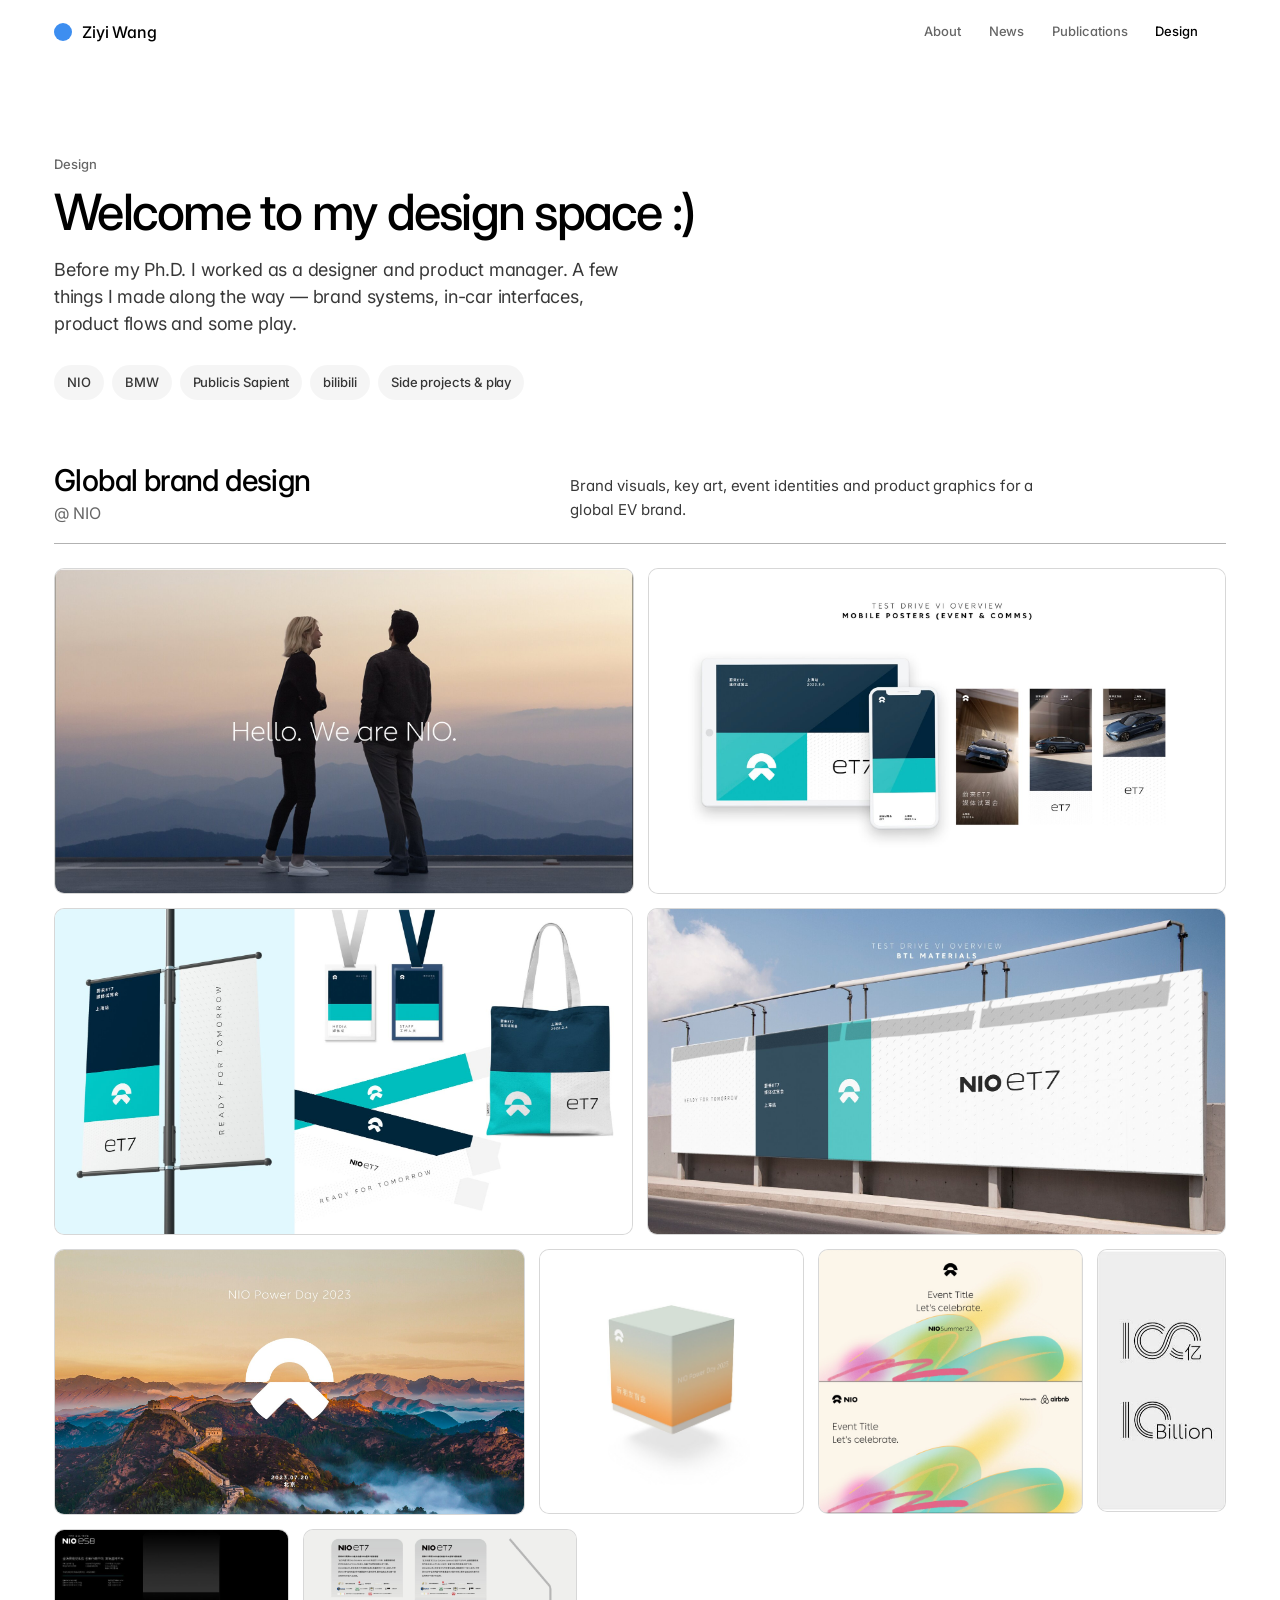
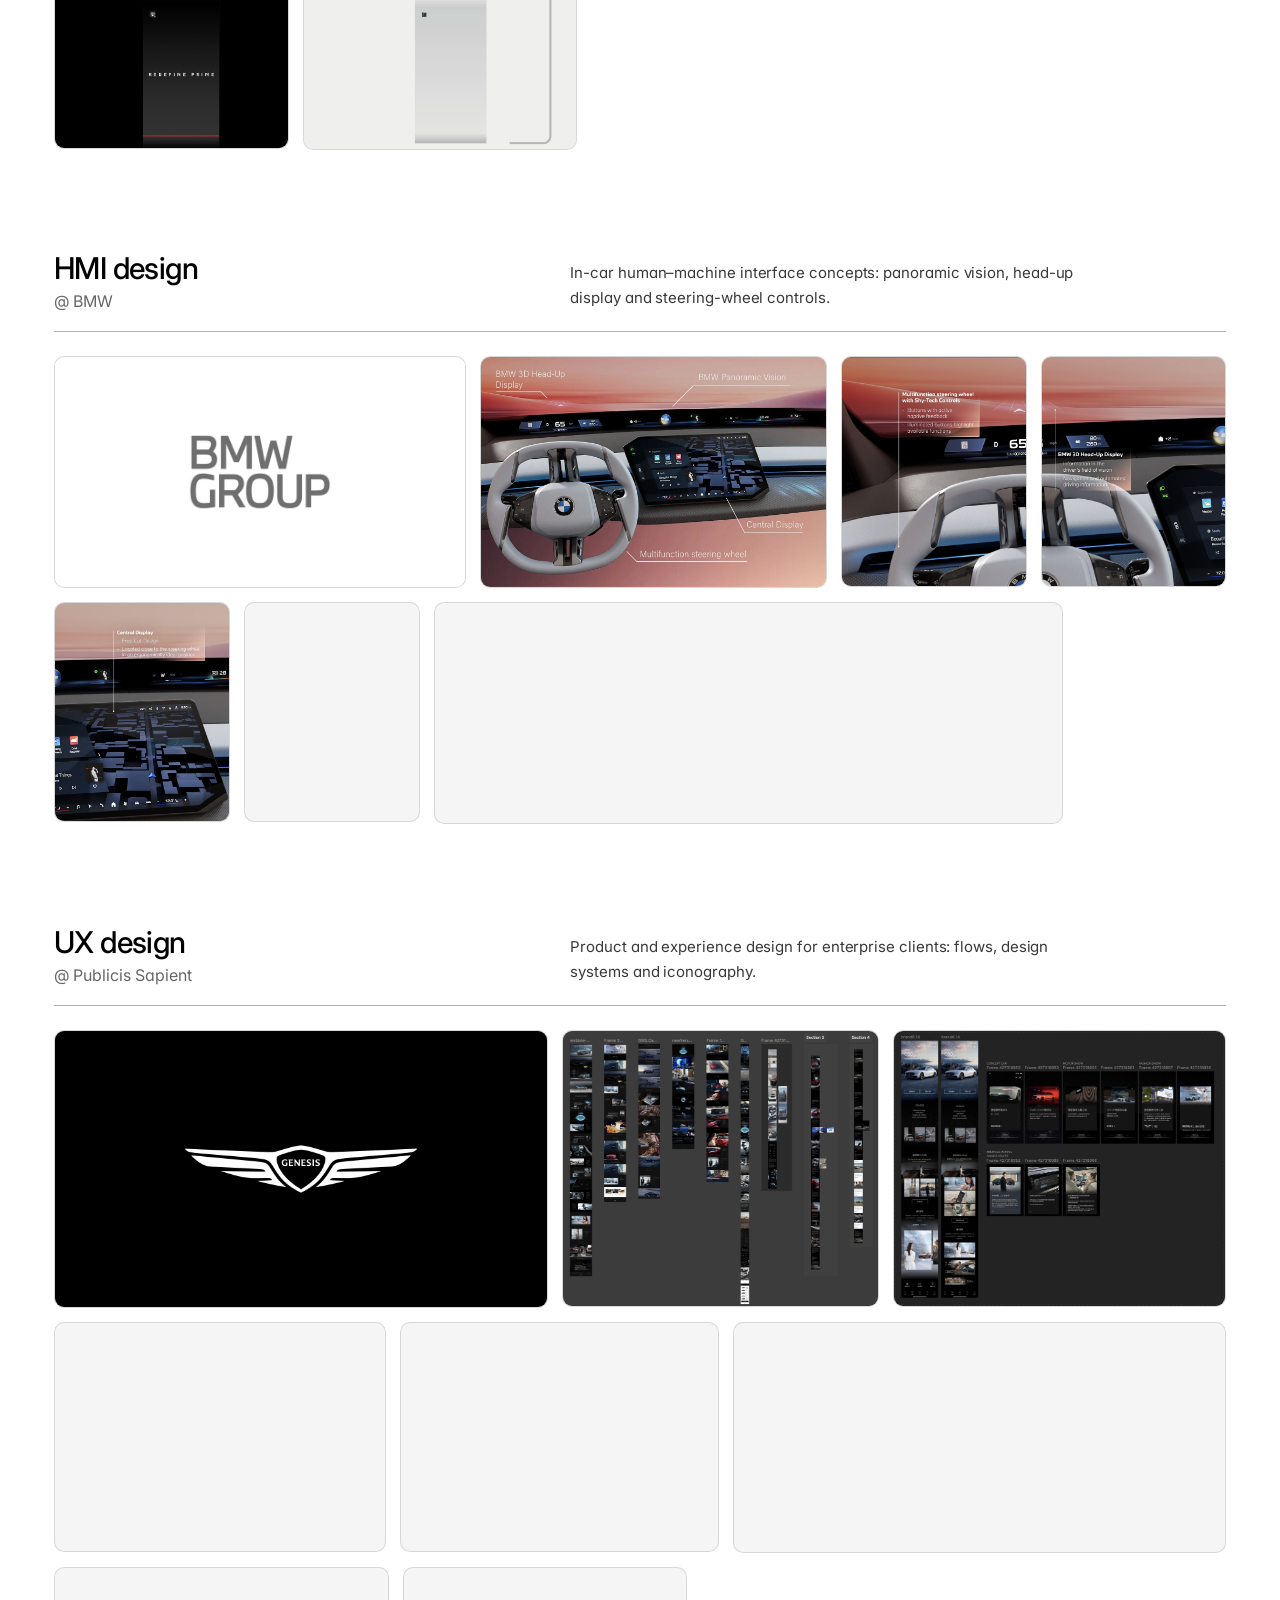
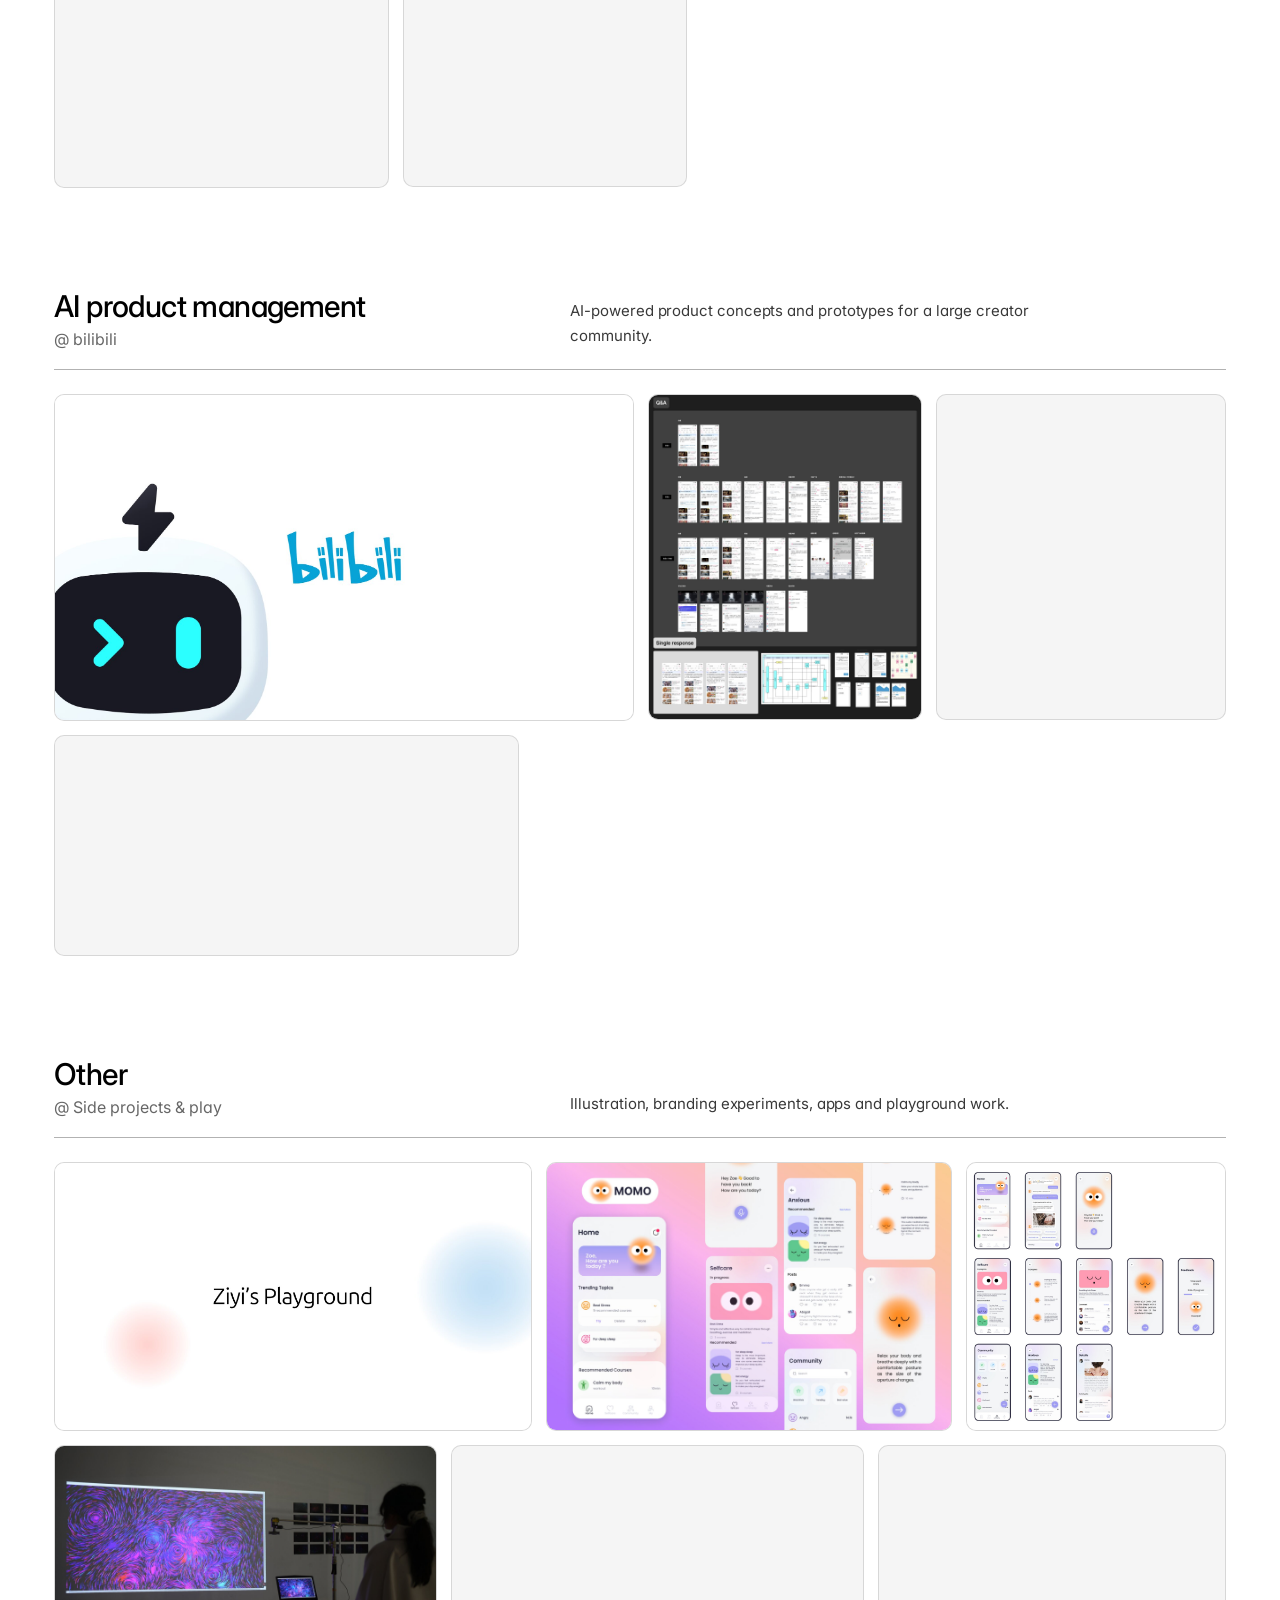
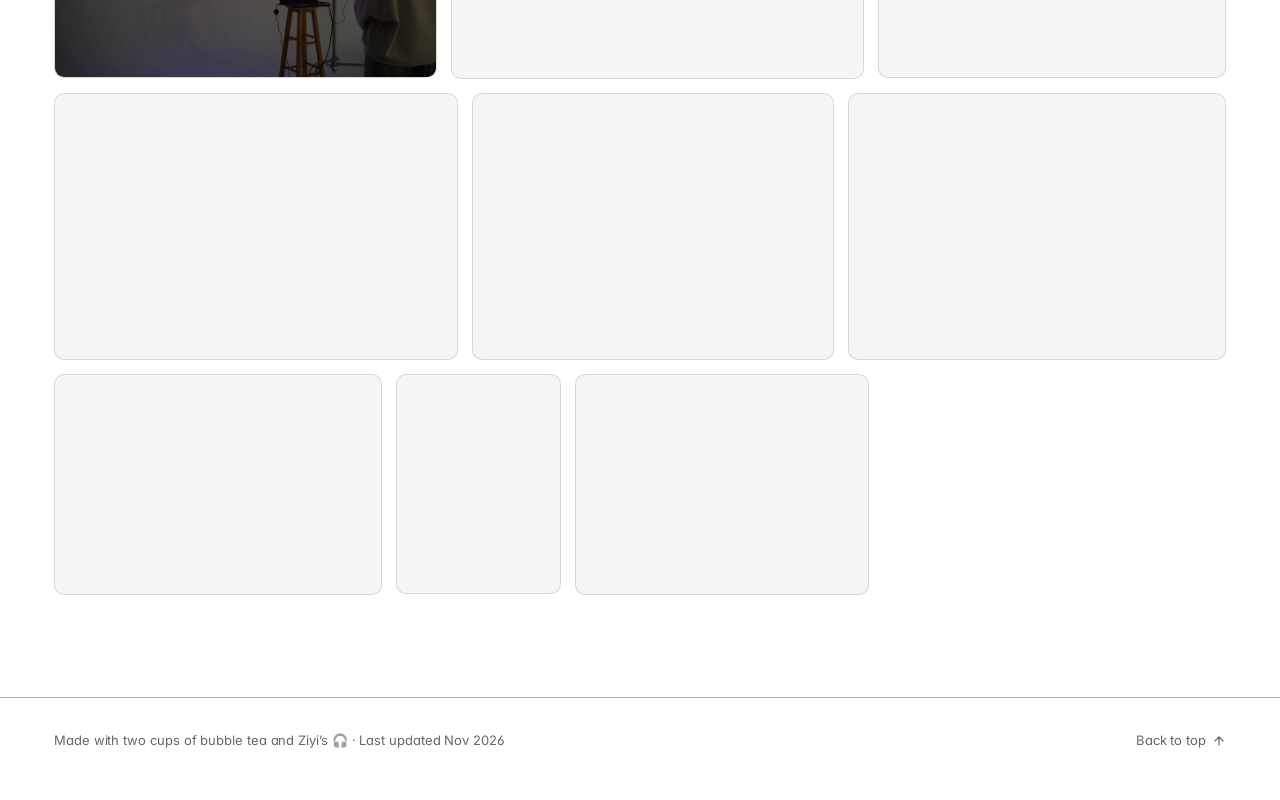
<file: design.html>
<!doctype html>
<html lang="en">
<head>
  <meta charset="utf-8">
  <meta name="viewport" content="width=device-width, initial-scale=1, viewport-fit=cover">
  <title>Design — Ziyi (Zoe) Wang</title>
  <meta name="description" content="Selected design work by Ziyi Wang: global brand design at NIO, HMI design at BMW, UX design at Publicis Sapient, AI product management at bilibili, and side projects.">
  <meta name="author" content="Ziyi Wang">
  <meta name="color-scheme" content="light">
  <meta name="theme-color" content="#ffffff">
  <link rel="canonical" href="https://www.zoe-wang.com/design.html">
  <meta property="og:type" content="website">
  <meta property="og:title" content="Design — Ziyi (Zoe) Wang">
  <meta property="og:description" content="Selected design work by Ziyi Wang: global brand design at NIO, HMI design at BMW, UX design at Publicis Sapient, AI product management at bilibili, and side projects.">
  <meta property="og:url" content="https://www.zoe-wang.com/design.html">
  <meta property="og:image" content="https://www.zoe-wang.com/assets/img/og.jpg">
  <meta property="og:image:width" content="1200">
  <meta property="og:image:height" content="630">
  <meta property="og:image:alt" content="Ziyi (Zoe) Wang">
  <meta name="twitter:card" content="summary_large_image">
  <meta name="twitter:site" content="@ZoeWang0213">
  <link rel="icon" href="assets/favicon.ico" sizes="any">
  <link rel="icon" href="assets/img/favicon-32.png" type="image/png" sizes="32x32">
  <link rel="apple-touch-icon" href="assets/img/apple-touch-icon.png">
  <link rel="preconnect" href="https://fonts.googleapis.com">
  <link rel="preconnect" href="https://fonts.gstatic.com" crossorigin>
  <link href="https://fonts.googleapis.com/css2?family=Inter:wght@400;500;600&display=swap" rel="stylesheet">
  <link rel="stylesheet" href="css/style.css">
  <script>document.documentElement.classList.add('js');</script>
  <script type="module" src="https://static.cloudflareinsights.com/beacon.min.js" data-cf-beacon='{"token": "7dd83ec796f2459d838b6e9bcfa32165"}'></script>
  <noscript><style>.pub[hidden]{display:flex!important}.news-item[hidden]{display:grid!important}.tabs,.more-row,[data-filter-status]{display:none!important}</style></noscript>
</head>
<body>
  <a class="skip-link" href="#main">Skip to content</a>
  <div id="top"></div>

  <header class="site-header">
    <div class="wrap">
      <a class="brand" href="index.html" aria-label="Ziyi Wang — home"><span class="brand-mark" aria-hidden="true"></span>Ziyi Wang</a>
      <nav class="nav" id="nav" aria-label="Primary"><a href="index.html#about">About</a><a href="index.html#news">News</a><a href="index.html#publications">Publications</a><a href="design.html" aria-current="page">Design</a></nav>
      <div class="nav-actions">
        <button class="icon-btn menu-btn" type="button" aria-label="Menu" aria-expanded="false" aria-controls="nav"><svg viewBox="0 0 24 24" fill="none" stroke="currentColor" stroke-width="1.8" stroke-linecap="round" aria-hidden="true"><path d="M4 7h16M4 12h16M4 17h16"/></svg></button>
      </div>
    </div>
  </header>
  <main id="main" tabindex="-1">
    <section class="page-hero">
      <div class="wrap">
        <p class="eyebrow">Design</p>
        <h1>Welcome to my design space :)</h1>
        <p class="hero-sub">Before my Ph.D. I worked as a designer and product manager. A few things I made along the way — brand systems, in-car interfaces, product flows and some play.</p>
        <nav class="work-nav" aria-label="Sections"><a class="chip" href="#nio">NIO</a><a class="chip" href="#bmw">BMW</a><a class="chip" href="#publicis">Publicis Sapient</a><a class="chip" href="#bilibili">bilibili</a><a class="chip" href="#other">Side projects &amp; play</a></nav>
      </div>
    </section>
    <section class="work" id="nio" aria-labelledby="nio-h">
      <div class="wrap">
        <div class="work-head">
          <h2 id="nio-h">Global brand design<span class="org">@ NIO</span></h2>
          <p>Brand visuals, key art, event identities and product graphics for a global EV brand.</p>
        </div>
        <div class="gallery">
          <figure style="--r:1.7804"><a class="zoom" href="assets/img/design/nio-01.jpg" data-caption="NIO global brand design — work sample 1 of 10"><img src="assets/img/design/nio-01.jpg" alt="NIO global brand design — work sample 1 of 10" width="1800" height="1011" loading="lazy" decoding="async"></a></figure>
          <figure style="--r:1.7769"><a class="zoom" href="assets/img/design/nio-02.jpg" data-caption="NIO global brand design — work sample 2 of 10"><img src="assets/img/design/nio-02.jpg" alt="NIO global brand design — work sample 2 of 10" width="1800" height="1013" loading="lazy" decoding="async"></a></figure>
          <figure style="--r:1.7769"><a class="zoom" href="assets/img/design/nio-03.jpg" data-caption="NIO global brand design — work sample 3 of 10"><img src="assets/img/design/nio-03.jpg" alt="NIO global brand design — work sample 3 of 10" width="1800" height="1013" loading="lazy" decoding="async"></a></figure>
          <figure style="--r:1.7769"><a class="zoom" href="assets/img/design/nio-04.jpg" data-caption="NIO global brand design — work sample 4 of 10"><img src="assets/img/design/nio-04.jpg" alt="NIO global brand design — work sample 4 of 10" width="1800" height="1013" loading="lazy" decoding="async"></a></figure>
          <figure style="--r:1.7769"><a class="zoom" href="assets/img/design/nio-05.jpg" data-caption="NIO global brand design — work sample 5 of 10"><img src="assets/img/design/nio-05.jpg" alt="NIO global brand design — work sample 5 of 10" width="1800" height="1013" loading="lazy" decoding="async"></a></figure>
          <figure style="--r:1.0000"><a class="zoom" href="assets/img/design/nio-06.jpg" data-caption="NIO global brand design — work sample 6 of 10"><img src="assets/img/design/nio-06.jpg" alt="NIO global brand design — work sample 6 of 10" width="1125" height="1125" loading="lazy" decoding="async"></a></figure>
          <figure style="--r:0.9974"><a class="zoom" href="assets/img/design/nio-07.jpg" data-caption="NIO global brand design — work sample 7 of 10"><img src="assets/img/design/nio-07.jpg" alt="NIO global brand design — work sample 7 of 10" width="1508" height="1512" loading="lazy" decoding="async"></a></figure>
          <figure style="--r:0.4876"><a class="zoom" href="assets/img/design/nio-08.jpg" data-caption="NIO global brand design — work sample 8 of 10"><img src="assets/img/design/nio-08.jpg" alt="NIO global brand design — work sample 8 of 10" width="235" height="482" loading="lazy" decoding="async"></a></figure>
          <figure style="--r:1.0698"><a class="zoom" href="assets/img/design/nio-09.jpg" data-caption="NIO global brand design — work sample 9 of 10"><img src="assets/img/design/nio-09.jpg" alt="NIO global brand design — work sample 9 of 10" width="613" height="573" loading="lazy" decoding="async"></a></figure>
          <figure style="--r:1.2440"><a class="zoom" href="assets/img/design/nio-10.jpg" data-caption="NIO global brand design — work sample 10 of 10"><img src="assets/img/design/nio-10.jpg" alt="NIO global brand design — work sample 10 of 10" width="1800" height="1447" loading="lazy" decoding="async"></a></figure>
        </div>
      </div>
    </section>
    <section class="work" id="bmw" aria-labelledby="bmw-h">
      <div class="wrap">
        <div class="work-head">
          <h2 id="bmw-h">HMI design<span class="org">@ BMW</span></h2>
          <p>In-car human–machine interface concepts: panoramic vision, head-up display and steering-wheel controls.</p>
        </div>
        <div class="gallery">
          <figure style="--r:1.7769"><a class="zoom" href="assets/img/design/bmw-01.jpg" data-caption="BMW hmi design — work sample 1 of 7"><img src="assets/img/design/bmw-01.jpg" alt="BMW hmi design — work sample 1 of 7" width="1800" height="1013" loading="lazy" decoding="async"></a></figure>
          <figure style="--r:1.4988"><a class="zoom" href="assets/img/design/bmw-02.jpg" data-caption="BMW hmi design — work sample 2 of 7"><img src="assets/img/design/bmw-02.jpg" alt="BMW hmi design — work sample 2 of 7" width="1280" height="854" loading="lazy" decoding="async"></a></figure>
          <figure style="--r:0.8000"><a class="zoom" href="assets/img/design/bmw-03.jpg" data-caption="BMW hmi design — work sample 3 of 7"><img src="assets/img/design/bmw-03.jpg" alt="BMW hmi design — work sample 3 of 7" width="1256" height="1570" loading="lazy" decoding="async"></a></figure>
          <figure style="--r:0.8000"><a class="zoom" href="assets/img/design/bmw-04.jpg" data-caption="BMW hmi design — work sample 4 of 7"><img src="assets/img/design/bmw-04.jpg" alt="BMW hmi design — work sample 4 of 7" width="1256" height="1570" loading="lazy" decoding="async"></a></figure>
          <figure style="--r:0.8000"><a class="zoom" href="assets/img/design/bmw-05.jpg" data-caption="BMW hmi design — work sample 5 of 7"><img src="assets/img/design/bmw-05.jpg" alt="BMW hmi design — work sample 5 of 7" width="1256" height="1570" loading="lazy" decoding="async"></a></figure>
          <figure style="--r:0.8000"><a class="zoom" href="assets/img/design/bmw-06.jpg" data-caption="BMW hmi design — work sample 6 of 7"><img src="assets/img/design/bmw-06.jpg" alt="BMW hmi design — work sample 6 of 7" width="1256" height="1570" loading="lazy" decoding="async"></a></figure>
          <figure style="--r:2.8571"><a class="zoom" href="assets/img/design/bmw-07.jpg" data-caption="BMW hmi design — work sample 7 of 7"><img src="assets/img/design/bmw-07.jpg" alt="BMW hmi design — work sample 7 of 7" width="1800" height="630" loading="lazy" decoding="async"></a></figure>
        </div>
      </div>
    </section>
    <section class="work" id="publicis" aria-labelledby="publicis-h">
      <div class="wrap">
        <div class="work-head">
          <h2 id="publicis-h">UX design<span class="org">@ Publicis Sapient</span></h2>
          <p>Product and experience design for enterprise clients: flows, design systems and iconography.</p>
        </div>
        <div class="gallery">
          <figure style="--r:1.7814"><a class="zoom" href="assets/img/design/publicis-01.jpg" data-caption="Publicis Sapient ux design — work sample 1 of 8"><img src="assets/img/design/publicis-01.jpg" alt="Publicis Sapient ux design — work sample 1 of 8" width="1532" height="860" loading="lazy" decoding="async"></a></figure>
          <figure style="--r:1.1421"><a class="zoom" href="assets/img/design/publicis-02.jpg" data-caption="Publicis Sapient ux design — work sample 2 of 8"><img src="assets/img/design/publicis-02.jpg" alt="Publicis Sapient ux design — work sample 2 of 8" width="1752" height="1534" loading="lazy" decoding="async"></a></figure>
          <figure style="--r:1.1984"><a class="zoom" href="assets/img/design/publicis-03.jpg" data-caption="Publicis Sapient ux design — work sample 3 of 8"><img src="assets/img/design/publicis-03.jpg" alt="Publicis Sapient ux design — work sample 3 of 8" width="1800" height="1502" loading="lazy" decoding="async"></a></figure>
          <figure style="--r:1.4458"><a class="zoom" href="assets/img/design/publicis-04.jpg" data-caption="Publicis Sapient ux design — work sample 4 of 8"><img src="assets/img/design/publicis-04.jpg" alt="Publicis Sapient ux design — work sample 4 of 8" width="1800" height="1245" loading="lazy" decoding="async"></a></figure>
          <figure style="--r:1.3867"><a class="zoom" href="assets/img/design/publicis-05.jpg" data-caption="Publicis Sapient ux design — work sample 5 of 8"><img src="assets/img/design/publicis-05.jpg" alt="Publicis Sapient ux design — work sample 5 of 8" width="1800" height="1298" loading="lazy" decoding="async"></a></figure>
          <figure style="--r:2.1429"><a class="zoom" href="assets/img/design/publicis-06.jpg" data-caption="Publicis Sapient ux design — work sample 6 of 8"><img src="assets/img/design/publicis-06.jpg" alt="Publicis Sapient ux design — work sample 6 of 8" width="1800" height="840" loading="lazy" decoding="async"></a></figure>
          <figure style="--r:1.5216"><a class="zoom" href="assets/img/design/publicis-07.jpg" data-caption="Publicis Sapient ux design — work sample 7 of 8"><img src="assets/img/design/publicis-07.jpg" alt="Publicis Sapient ux design — work sample 7 of 8" width="1800" height="1183" loading="lazy" decoding="async"></a></figure>
          <figure style="--r:1.2912"><a class="zoom" href="assets/img/design/publicis-08.jpg" data-caption="Publicis Sapient ux design — work sample 8 of 8"><img src="assets/img/design/publicis-08.jpg" alt="Publicis Sapient ux design — work sample 8 of 8" width="1800" height="1394" loading="lazy" decoding="async"></a></figure>
        </div>
      </div>
    </section>
    <section class="work" id="bilibili" aria-labelledby="bilibili-h">
      <div class="wrap">
        <div class="work-head">
          <h2 id="bilibili-h">AI product management<span class="org">@ bilibili</span></h2>
          <p>AI-powered product concepts and prototypes for a large creator community.</p>
        </div>
        <div class="gallery">
          <figure style="--r:1.7769"><a class="zoom" href="assets/img/design/bilibili-01.jpg" data-caption="bilibili ai product management — work sample 1 of 4"><img src="assets/img/design/bilibili-01.jpg" alt="bilibili ai product management — work sample 1 of 4" width="1800" height="1013" loading="lazy" decoding="async"></a></figure>
          <figure style="--r:0.8407"><a class="zoom" href="assets/img/design/bilibili-02.jpg" data-caption="bilibili ai product management — work sample 2 of 4"><img src="assets/img/design/bilibili-02.jpg" alt="bilibili ai product management — work sample 2 of 4" width="1224" height="1456" loading="lazy" decoding="async"></a></figure>
          <figure style="--r:0.8878"><a class="zoom" href="assets/img/design/bilibili-03.jpg" data-caption="bilibili ai product management — work sample 3 of 4"><img src="assets/img/design/bilibili-03.jpg" alt="bilibili ai product management — work sample 3 of 4" width="1250" height="1408" loading="lazy" decoding="async"></a></figure>
          <figure style="--r:2.1127"><a class="zoom" href="assets/img/design/bilibili-04.jpg" data-caption="bilibili ai product management — work sample 4 of 4"><img src="assets/img/design/bilibili-04.jpg" alt="bilibili ai product management — work sample 4 of 4" width="1800" height="852" loading="lazy" decoding="async"></a></figure>
        </div>
      </div>
    </section>
    <section class="work" id="other" aria-labelledby="other-h">
      <div class="wrap">
        <div class="work-head">
          <h2 id="other-h">Other<span class="org">@ Side projects &amp; play</span></h2>
          <p>Illustration, branding experiments, apps and playground work.</p>
        </div>
        <div class="gallery">
          <figure style="--r:1.7787"><a class="zoom" href="assets/img/design/other-01.jpg" data-caption="Side projects &amp; play other — work sample 1 of 12"><img src="assets/img/design/other-01.jpg" alt="Side projects &amp; play other — work sample 1 of 12" width="1800" height="1012" loading="lazy" decoding="async"></a></figure>
          <figure style="--r:1.5113"><a class="zoom" href="assets/img/design/other-02.jpg" data-caption="Side projects &amp; play other — work sample 2 of 12"><img src="assets/img/design/other-02.jpg" alt="Side projects &amp; play other — work sample 2 of 12" width="1800" height="1191" loading="lazy" decoding="async"></a></figure>
          <figure style="--r:0.9689"><a class="zoom" href="assets/img/design/other-03.jpg" data-caption="Side projects &amp; play other — work sample 3 of 12"><img src="assets/img/design/other-03.jpg" alt="Side projects &amp; play other — work sample 3 of 12" width="1744" height="1800" loading="lazy" decoding="async"></a></figure>
          <figure style="--r:1.6489"><a class="zoom" href="assets/img/design/other-04.jpg" data-caption="Side projects &amp; play other — work sample 4 of 12"><img src="assets/img/design/other-04.jpg" alt="Side projects &amp; play other — work sample 4 of 12" width="1728" height="1048" loading="lazy" decoding="async"></a></figure>
          <figure style="--r:1.7787"><a class="zoom" href="assets/img/design/other-05.jpg" data-caption="Side projects &amp; play other — work sample 5 of 12"><img src="assets/img/design/other-05.jpg" alt="Side projects &amp; play other — work sample 5 of 12" width="1800" height="1012" loading="lazy" decoding="async"></a></figure>
          <figure style="--r:1.4988"><a class="zoom" href="assets/img/design/other-06.jpg" data-caption="Side projects &amp; play other — work sample 6 of 12"><img src="assets/img/design/other-06.jpg" alt="Side projects &amp; play other — work sample 6 of 12" width="1800" height="1201" loading="lazy" decoding="async"></a></figure>
          <figure style="--r:1.5118"><a class="zoom" href="assets/img/design/other-07.jpg" data-caption="Side projects &amp; play other — work sample 7 of 12"><img src="assets/img/design/other-07.jpg" alt="Side projects &amp; play other — work sample 7 of 12" width="1533" height="1014" loading="lazy" decoding="async"></a></figure>
          <figure style="--r:1.3554"><a class="zoom" href="assets/img/design/other-08.jpg" data-caption="Side projects &amp; play other — work sample 8 of 12"><img src="assets/img/design/other-08.jpg" alt="Side projects &amp; play other — work sample 8 of 12" width="1800" height="1328" loading="lazy" decoding="async"></a></figure>
          <figure style="--r:1.4151"><a class="zoom" href="assets/img/design/other-09.jpg" data-caption="Side projects &amp; play other — work sample 9 of 12"><img src="assets/img/design/other-09.jpg" alt="Side projects &amp; play other — work sample 9 of 12" width="1800" height="1272" loading="lazy" decoding="async"></a></figure>
          <figure style="--r:1.4913"><a class="zoom" href="assets/img/design/other-10.jpg" data-caption="Side projects &amp; play other — work sample 10 of 12"><img src="assets/img/design/other-10.jpg" alt="Side projects &amp; play other — work sample 10 of 12" width="1800" height="1207" loading="lazy" decoding="async"></a></figure>
          <figure style="--r:0.7500"><a class="zoom" href="assets/img/design/other-11.jpg" data-caption="Side projects &amp; play other — work sample 11 of 12"><img src="assets/img/design/other-11.jpg" alt="Side projects &amp; play other — work sample 11 of 12" width="1350" height="1800" loading="lazy" decoding="async"></a></figure>
          <figure style="--r:1.3343"><a class="zoom" href="assets/img/design/other-12.jpg" data-caption="Side projects &amp; play other — work sample 12 of 12"><img src="assets/img/design/other-12.jpg" alt="Side projects &amp; play other — work sample 12 of 12" width="1800" height="1349" loading="lazy" decoding="async"></a></figure>
        </div>
      </div>
    </section>
  </main>
  <dialog class="lightbox" aria-label="Enlarged image">
    <button class="lightbox-close" type="button" aria-label="Close"><svg viewBox="0 0 24 24" fill="none" stroke="currentColor" stroke-width="2" stroke-linecap="round" aria-hidden="true" width="18" height="18"><path d="M6 6l12 12M18 6 6 18"/></svg></button>
    <img alt="" src="[data-uri]">
    <p class="lightbox-caption"></p>
  </dialog>

  <footer class="footer">
    <div class="wrap">
      <p>Made with two cups of bubble tea and Ziyi’s 🎧 · Last updated Nov 2026</p>
      <p><a class="to-top" href="#top">Back to top <svg viewBox="0 0 24 24" fill="none" stroke="currentColor" stroke-width="2" stroke-linecap="round" stroke-linejoin="round" aria-hidden="true" width="14" height="14"><path d="M12 19V5M5 12l7-7 7 7"/></svg></a></p>
    </div>
  </footer>
  <script src="js/main.js" defer></script>
  <script>var sc_project=13359092; var sc_invisible=1; var sc_security="bf1b72c9";</script>
  <script src="https://www.statcounter.com/counter/counter.js" async></script>
  <noscript><div class="statcounter" style="position:absolute;width:1px;height:1px;overflow:hidden;clip:rect(0 0 0 0)"><img class="statcounter" src="https://c.statcounter.com/13359092/0/bf1b72c9/1/" alt="" referrerpolicy="no-referrer-when-downgrade"></div></noscript>
</body>
</html>
</file>
<file: css/style.css>
/* ==========================================================================
   zoe-wang.com — OpenAI-inspired minimal academic homepage
   Light/dark themes, one sans-serif, hairline dividers, generous whitespace.
   ========================================================================== */

/* ---------- Design tokens ---------- */
:root {
  color-scheme: light;
  --bg: #ffffff;
  --bg-elev: rgba(0, 0, 0, 0.04);
  --bg-elev-2: rgba(0, 0, 0, 0.1);
  --fg: #000000;
  --fg-2: rgba(0, 0, 0, 0.78);
  --muted: rgba(0, 0, 0, 0.6);
  --muted-2: rgba(0, 0, 0, 0.44);
  --line: rgba(0, 0, 0, 0.12);
  --line-strong: rgba(0, 0, 0, 0.3);
  --accent: #000000;
  --accent-fg: #ffffff;
  --focus: #2a6df4;
  --shadow: 0 1px 2px rgba(0, 0, 0, 0.04), 0 12px 32px -16px rgba(0, 0, 0, 0.18);
  --overlay: rgba(0, 0, 0, 0.88);
  --hl: rgba(120, 175, 255, 0.32);       /* highlighter fill */
  --hl-line: rgba(46, 118, 232, 0.9);    /* accent underline (sky blue) */

  --font: "Inter", ui-sans-serif, system-ui, -apple-system, "Segoe UI", Roboto,
    "Helvetica Neue", Arial, "PingFang SC", "Hiragino Sans GB", "Microsoft YaHei",
    "Noto Sans CJK SC", sans-serif;
  --font-mono: ui-monospace, "SF Mono", Menlo, Consolas, monospace;

  --fs-xs: 0.75rem;     /* 12px */
  --fs-sm: 0.8125rem;   /* 13px */
  --fs-base: 0.9375rem; /* 15px */
  --fs-md: 1rem;        /* 16px */
  --fs-lg: 1.125rem;    /* 18px */
  --fs-h2: clamp(1.375rem, 1.05rem + 1.1vw, 1.875rem);
  --fs-h1: clamp(2rem, 1.4rem + 2.2vw, 3.125rem);

  --maxw: 1260px;
  --gutter: clamp(20px, 4vw, 44px);
  --section: clamp(56px, 8vw, 104px);
  --header-h: 64px;

  --r-sm: 6px;
  --r-md: 10px;
  --r-lg: 14px;
  --r-pill: 999px;

  --ease: cubic-bezier(0.2, 0.7, 0.2, 1);
  --t-fast: 150ms;
  --t-med: 260ms;
}

/* ---------- Base ---------- */
*, *::before, *::after { box-sizing: border-box; }
html {
  scroll-behavior: smooth;
  scroll-padding-top: calc(var(--header-h) + 16px);
  -webkit-text-size-adjust: 100%;
}
@media (prefers-reduced-motion: reduce) {
  html { scroll-behavior: auto; }
  *, *::before, *::after { transition-duration: 0.01ms !important; animation-duration: 0.01ms !important; }
}
body {
  margin: 0;
  background: var(--bg);
  color: var(--fg);
  font-family: var(--font);
  font-size: var(--fs-base);
  line-height: 1.65;
  letter-spacing: -0.005em;
  -webkit-font-smoothing: antialiased;
  -moz-osx-font-smoothing: grayscale;
  text-rendering: optimizeLegibility;
  font-feature-settings: "cv11", "ss01", "calt";
}
img { max-width: 100%; height: auto; display: block; }
a { color: inherit; text-decoration: none; }
p { margin: 0 0 1em; }
h1, h2, h3, h4 { margin: 0; font-weight: 500; letter-spacing: -0.02em; line-height: 1.1; text-wrap: balance; }
button { font: inherit; color: inherit; background: none; border: 0; padding: 0; cursor: pointer; }
:focus-visible { outline: 2px solid var(--focus); outline-offset: 3px; border-radius: 4px; }
::selection { background: rgba(120, 175, 255, 0.45); color: inherit; }
[hidden] { display: none !important; }
.visually-hidden { position: absolute !important; width: 1px; height: 1px; overflow: hidden; clip: rect(0 0 0 0); white-space: nowrap; }
.skip-link { position: absolute; left: 16px; top: -48px; background: var(--accent); color: var(--accent-fg); padding: 8px 12px; border-radius: var(--r-sm); z-index: 100; }
.skip-link:focus { top: 12px; }

.wrap { max-width: var(--maxw); margin: 0 auto; padding-inline: var(--gutter); }

/* Text links: a thin accent line, and a highlighter fill that sweeps up on hover */
.prose a, .hero-sub a, .news-text a, .pub-authors a, .footer a:not(.to-top), .u-link, .themes .theme-papers a, .personal-list a {
  text-decoration: none;
  color: inherit;
  background-image: linear-gradient(var(--hl-line), var(--hl-line)), linear-gradient(var(--hl), var(--hl));
  background-position: 0 100%, 0 100%;
  background-repeat: no-repeat;
  background-size: 100% 0.1em, 100% 0;
  padding: 0 0.08em;
  margin: 0 -0.08em;
  border-radius: 2px;
  transition: background-size var(--t-med) var(--ease), color var(--t-fast) var(--ease);
}
.prose a:hover, .hero-sub a:hover, .news-text a:hover, .pub-authors a:hover, .footer a:not(.to-top):hover, .u-link:hover, .themes .theme-papers a:hover, .personal-list a:hover {
  background-size: 100% 0.1em, 100% 100%;
  color: var(--fg);
}


/* ---------- Header ---------- */
.site-header {
  position: sticky;
  top: 0;
  z-index: 50;
  height: var(--header-h);
  background: var(--bg);
  transition: box-shadow var(--t-med) linear;
}
.site-header.is-scrolled { box-shadow: 0 1px 0 var(--line); }
.site-header .wrap { display: flex; align-items: center; justify-content: space-between; height: 100%; gap: 16px; }
.brand { font-weight: 500; letter-spacing: -0.01em; font-size: var(--fs-md); display: inline-flex; align-items: center; gap: 10px; }
.brand-mark { width: 18px; height: 18px; border-radius: 50%; background: #3d8ef0; flex: 0 0 auto; }
.nav { display: flex; align-items: center; gap: 4px; margin-left: auto; }
.nav a {
  padding: 8px 12px;
  border-radius: var(--r-pill);
  color: var(--muted);
  font-size: var(--fs-sm);
  font-weight: 500;
  transition: color var(--t-fast) var(--ease), background-color var(--t-fast) var(--ease);
}
@media (hover: hover) {
  .nav:hover a { color: var(--muted); }
  .nav a:hover { color: var(--fg); }
}
.nav a[aria-current="page"], .nav a.is-active { color: var(--fg); }
.nav-actions { display: flex; align-items: center; gap: 4px; }
.icon-btn {
  width: 36px; height: 36px; border-radius: 50%;
  display: inline-flex; align-items: center; justify-content: center;
  color: var(--muted);
  transition: color var(--t-fast) var(--ease), background-color var(--t-fast) var(--ease);
}
.icon-btn:hover { color: var(--fg); background: var(--bg-elev); }
.icon-btn svg { width: 18px; height: 18px; }
.menu-btn { display: none; }

@media (max-width: 720px) {
  .menu-btn { display: inline-flex; }
  .js .nav {
    position: absolute; left: 0; right: 0; top: var(--header-h); z-index: 49;
    flex-direction: column; align-items: stretch; gap: 0;
    background: var(--bg);
    border-bottom: 1px solid var(--line);
    padding: 8px var(--gutter) 16px;
    display: none;
  }
  .js .nav.is-open { display: flex; }
  /* Without JavaScript: no hamburger; links wrap onto a second header row */
  html:not(.js) .menu-btn { display: none; }
  html:not(.js) .site-header { height: auto; }
  html:not(.js) .site-header .wrap { flex-wrap: wrap; padding-block: 10px; }
  html:not(.js) .nav { order: 3; width: 100%; flex-wrap: wrap; gap: 0; }
  html:not(.js) .nav a { padding: 8px 10px 4px 0; font-size: var(--fs-sm); }
  .nav a { padding: 12px 8px; font-size: var(--fs-md); border-radius: var(--r-sm); }
}

/* ---------- Hero ---------- */
.hero { padding-block: clamp(48px, 7vw, 96px) var(--section); }
.hero-grid {
  display: grid;
  grid-template-columns: minmax(220px, 300px) minmax(0, 1fr);
  gap: clamp(32px, 5vw, 64px);
  align-items: start;
}
.hero h1 { font-size: var(--fs-h1); font-weight: 500; letter-spacing: -0.035em; }
.hero .name-cn { display: inline-block; margin-left: 0.35em; font-weight: 500; color: var(--fg-2); letter-spacing: 0.02em; font-size: 0.8em; vertical-align: 0.06em; }
.hero-sub { margin-top: 16px; font-size: var(--fs-lg); line-height: 1.5; color: var(--fg-2); font-weight: 400; letter-spacing: -0.01em; }
.hero-sub b { font-weight: 500; color: var(--fg); }
.hero .prose { margin-top: 24px; color: var(--fg-2); font-size: var(--fs-base); }
.hero .prose p:last-child { margin-bottom: 0; }
.interests { display: flex; flex-wrap: wrap; gap: 8px; margin: 24px 0 0; padding: 0; list-style: none; }
.chip {
  display: inline-flex; align-items: center; gap: 6px;
  padding: 6px 12px; border-radius: var(--r-pill);
  background: var(--bg-elev); color: var(--fg-2);
  font-size: var(--fs-sm); font-weight: 500;
  border: 1px solid transparent;
}
.hero-links { display: flex; flex-wrap: wrap; gap: 10px; margin-top: 32px; }
.btn {
  display: inline-flex; align-items: center; gap: 8px;
  padding: 10px 16px; border-radius: var(--r-pill);
  border: 1px solid transparent; background: var(--bg-elev);
  font-size: var(--fs-sm); font-weight: 500; line-height: 1;
  transition: background-color var(--t-fast) var(--ease), color var(--t-fast) var(--ease);
}
.btn svg { width: 16px; height: 16px; }
.btn:hover { background: var(--bg-elev-2); }
.btn-primary { background: var(--accent); color: var(--accent-fg); border-color: var(--accent); }
.btn-primary:hover { background: var(--accent); opacity: 0.85; border-color: var(--accent); }
.hero-photo { position: relative; margin: 28px 0 0; }
.hero-photo img {
  width: 100%; aspect-ratio: 1 / 1; object-fit: cover; object-position: 50% 50%;
  border-radius: 0;
  background: var(--bg-elev);
}
.hero-photo figcaption { margin-top: 10px; font-size: var(--fs-xs); color: var(--muted); }

@media (max-width: 860px) {
  .hero-grid { grid-template-columns: 1fr; }
  .hero-photo { max-width: 260px; }
}

/* ---------- Sections ---------- */
.section { padding-block: 0 var(--section); }
.section-head {
  display: flex; align-items: flex-end; justify-content: space-between; gap: 24px;
  padding-bottom: 20px; margin-bottom: 4px;
  border-bottom: 1px solid var(--line-strong);
}
.section-head h2 { font-size: var(--fs-h2); font-weight: 500; }
.section-head .aside { font-size: var(--fs-sm); color: var(--muted); text-align: right; }
.section-head .aside a { color: var(--fg); }
.section-head .aside a:hover { color: var(--muted); }
.eyebrow { font-size: var(--fs-sm); font-weight: 500; color: var(--muted); margin-bottom: 10px; }

/* ---------- News ---------- */
.news-list { list-style: none; margin: 0; padding: 0; }
.news-item {
  display: grid; grid-template-columns: 104px 1fr; gap: 24px;
  padding: 16px 0; border-bottom: 1px solid var(--line);
}
.news-item:last-child { border-bottom: 0; }
.news-date { font-size: var(--fs-sm); color: var(--muted); font-variant-numeric: tabular-nums; padding-top: 2px; white-space: nowrap; }
.news-text { color: var(--fg-2); }
.news-text b { font-weight: 500; color: var(--fg); }
.news-text .badge { vertical-align: 2px; margin-left: 2px; }
.news-item[hidden] { display: none; }
.more-row { display: flex; justify-content: center; padding-top: 20px; }
.btn-ghost { color: var(--fg-2); }
.btn-ghost:hover { color: var(--fg); }
@media (max-width: 600px) {
  .news-item { grid-template-columns: 1fr; gap: 4px; }
}

/* ---------- Publications ---------- */
.research { padding: 22px 0 6px; }
.research-q { margin: 0 0 14px; font-size: var(--fs-md); font-style: italic; color: var(--fg); letter-spacing: -0.005em; }
.themes { margin: 0; padding-left: 1.3em; display: grid; gap: 10px; }
.themes li { color: var(--fg-2); line-height: 1.6; padding-left: 0.2em; }
.themes li::marker { color: var(--muted); font-variant-numeric: tabular-nums; }
.themes b { font-weight: 500; color: var(--fg); }
.themes .theme-desc { display: block; }
.themes .theme-papers { display: block; margin-top: 2px; font-size: var(--fs-sm); color: var(--muted); }
.themes .theme-papers a { color: var(--fg-2); }
.pub-toolbar {
  display: flex; align-items: center; justify-content: space-between; flex-wrap: wrap; gap: 12px;
  padding: 18px 0 6px;
}
.tabs { display: inline-flex; padding: 3px; border-radius: var(--r-pill); background: var(--bg-elev); gap: 2px; }
.tab {
  padding: 7px 14px; border-radius: var(--r-pill);
  font-size: var(--fs-sm); font-weight: 500; color: var(--muted);
  transition: color var(--t-fast) var(--ease), background-color var(--t-fast) var(--ease), box-shadow var(--t-fast) var(--ease);
}
.tab:hover { color: var(--fg); }
.tab[aria-pressed="true"] { background: var(--bg); color: var(--fg); box-shadow: 0 1px 3px rgba(0,0,0,0.10), 0 0 0 1px var(--line); }
.legend { font-size: var(--fs-xs); color: var(--muted); }
.legend sup { font-size: 0.8em; }
.pub-list {
  list-style: none; margin: 0; padding: 20px 0 0;
  display: grid; grid-template-columns: repeat(3, minmax(0, 1fr)); gap: 36px 28px;
}
.pub { display: flex; flex-direction: column; min-width: 0; }
.pub[hidden] { display: none; }
.pub-thumb {
  display: block; width: 100%; aspect-ratio: 4 / 3; overflow: hidden;
  border-radius: var(--r-sm); background: #ffffff;
  border: 1px solid var(--line);
}
.pub-thumb img { width: 100%; height: 100%; object-fit: contain; padding: 6px; background: #ffffff; transition: transform var(--t-med) var(--ease); }
@media (hover: hover) { .pub-thumb:hover img { transform: scale(1.03); } }
.pub-body { display: flex; flex-direction: column; padding-top: 14px; }
.pub-title { font-size: var(--fs-base); font-weight: 500; letter-spacing: -0.01em; line-height: 1.4; text-wrap: wrap; }
.pub-title a:hover { text-decoration: underline; text-underline-offset: 0.18em; text-decoration-thickness: 1px; }
.pub-title, .news-text, .pub-authors { overflow-wrap: anywhere; }
.pub-note { margin: 24px 0 0; font-size: var(--fs-xs); color: var(--muted); max-width: 70ch; }
.pub-authors { margin: 6px 0 0; font-size: var(--fs-xs); color: var(--muted); line-height: 1.55; }
.pub-authors .me {
  color: var(--fg); font-weight: 700; padding: 0 0.04em;
  background-image: linear-gradient(var(--hl-line), var(--hl-line));
  background-position: 0 100%; background-repeat: no-repeat; background-size: 100% 0.12em;
}
.pub-authors sup { font-size: 0.75em; margin-left: 1px; }
.pub-meta { display: flex; flex-wrap: wrap; align-items: center; gap: 6px; margin: 0 0 10px; }
.badge { display: inline-flex; align-items: center; gap: 4px; padding: 3px 8px 3px 6px; border-radius: var(--r-pill); font-size: 0.6875rem; font-weight: 500; letter-spacing: 0.01em; line-height: 1.4; background: var(--bg-elev); color: var(--muted); white-space: nowrap; }
.badge svg { width: 11px; height: 11px; flex: 0 0 auto; }
.badge-talk { background: rgba(71, 87, 217, 0.13); color: #2f3fa8; }
.badge-conference { background: rgba(20, 150, 140, 0.14); color: #0d6b63; }
.badge-outline { background: transparent; box-shadow: inset 0 0 0 1px var(--line); }
.badge-award { background: rgba(232, 147, 60, 0.16); color: #8a4a06; }
.badge-milestone { background: rgba(152, 71, 123, 0.14); color: #7a2b5c; }
.badge-press { background: rgba(71, 87, 217, 0.13); color: #2f3fa8; }
.venue {
  display: inline-flex; align-items: center; padding: 3px 8px; border-radius: var(--r-pill);
  font-size: 0.6875rem; font-weight: 600; letter-spacing: 0.01em; line-height: 1.4;
  background: var(--bg-elev); color: var(--fg-2);
}
.venue.is-preprint { background: transparent; box-shadow: inset 0 0 0 1px var(--line); color: var(--muted); font-weight: 500; }
.pub-meta .flag { font-size: var(--fs-xs); font-weight: 500; color: var(--muted); }
.pub-links { display: flex; flex-wrap: wrap; gap: 6px; margin-top: 10px; }
.pub-links a {
  display: inline-flex; align-items: center; gap: 4px;
  padding: 6px 11px; border-radius: var(--r-pill);
  background: var(--bg-elev);
  font-size: var(--fs-xs); font-weight: 500; color: var(--fg-2);
  transition: background-color var(--t-fast) var(--ease), border-color var(--t-fast) var(--ease), color var(--t-fast) var(--ease);
}
.pub-links a:hover { background: var(--bg-elev-2); color: var(--fg); }
.pub-links a svg { width: 12px; height: 12px; opacity: 0.7; }
.abstract { margin-top: 12px; font-size: var(--fs-sm); }
.abstract summary {
  cursor: pointer; list-style: none; display: inline-flex; align-items: center; gap: 6px;
  color: var(--muted); font-weight: 500; user-select: none;
  transition: color var(--t-fast) var(--ease);
}
.abstract summary::-webkit-details-marker { display: none; }
.abstract summary::before {
  content: ""; width: 6px; height: 6px; border-right: 1.5px solid currentColor; border-bottom: 1.5px solid currentColor;
  transform: rotate(-45deg) translateY(1px); transition: transform var(--t-fast) var(--ease);
}
.abstract[open] summary::before { transform: rotate(45deg) translateY(-1px); }
.abstract summary:hover { color: var(--fg); }
.abstract p { margin: 10px 0 0; color: var(--fg-2); line-height: 1.65; max-width: 78ch; }
.empty-note { padding: 32px 0; color: var(--muted); font-size: var(--fs-sm); }
@media (max-width: 1000px) { .pub-list { grid-template-columns: repeat(2, minmax(0, 1fr)); } }
@media (max-width: 600px) { .pub-list { grid-template-columns: 1fr; gap: 28px; } }

/* ---------- Background (education / experience) ---------- */
.bg-grid { display: grid; grid-template-columns: 1fr 1fr; gap: clamp(24px, 5vw, 64px); padding-top: 24px; }
.bg-grid-3 { grid-template-columns: 1fr 1.25fr 1fr; gap: clamp(24px, 3vw, 40px); }
.bg-grid-3 .timeline li { grid-template-columns: 104px 1fr; gap: 12px; }
.bg-col h3 { font-size: var(--fs-sm); font-weight: 500; color: var(--muted); margin-bottom: 6px; }
.timeline { list-style: none; margin: 0; padding: 0; }
.timeline li { display: grid; grid-template-columns: 150px 1fr; gap: 16px; padding: 12px 0; border-bottom: 1px solid var(--line); }
.personal { margin-top: clamp(32px, 4vw, 48px); }
.personal h3 { font-size: var(--fs-sm); font-weight: 500; color: var(--muted); margin-bottom: 6px; }
.personal-list li { grid-template-columns: 150px 1fr; }
.personal-list .what { font-weight: 400; color: var(--fg-2); }
.service .what { line-height: 1.8; }
.service .badge { vertical-align: 1px; }
.timeline li:last-child { border-bottom: 0; }
.timeline .when { font-size: var(--fs-sm); color: var(--muted); font-variant-numeric: tabular-nums; padding-top: 2px; }
.timeline .what { display: block; font-weight: 500; }
.timeline .where { display: block; font-size: var(--fs-sm); color: var(--muted); margin-top: 2px; }
@media (max-width: 960px) { .bg-grid-3 { grid-template-columns: 1fr; } .bg-grid-3 .timeline li { grid-template-columns: 150px 1fr; } }
@media (max-width: 720px) { .bg-grid { grid-template-columns: 1fr; } }

/* ---------- Design page ---------- */
.page-hero { padding-block: clamp(48px, 7vw, 96px) clamp(32px, 5vw, 64px); }
.page-hero h1 { font-size: var(--fs-h1); letter-spacing: -0.035em; }
.page-hero .hero-sub { max-width: 52ch; }
.work-nav { display: flex; flex-wrap: wrap; gap: 8px; margin-top: 28px; }
.work-nav a { transition: background-color var(--t-fast) var(--ease), color var(--t-fast) var(--ease); }
.work-nav a:hover { background: var(--bg-elev-2); color: var(--fg); }
.work { padding-block: 0 var(--section); }
.work-head { display: grid; grid-template-columns: minmax(0, 1fr) minmax(0, 1.4fr); gap: 24px 48px; align-items: end; padding-bottom: 20px; border-bottom: 1px solid var(--line-strong); margin-bottom: 24px; }
.work-head h2 { font-size: var(--fs-h2); }
.work-head .org { display: block; margin-top: 8px; font-size: var(--fs-md); color: var(--muted); font-weight: 400; letter-spacing: 0; }
.work-head p { margin: 0; color: var(--fg-2); max-width: 56ch; }
/* Justified gallery: each figure grows in proportion to its aspect ratio (--r = width/height) */
.gallery { display: flex; flex-wrap: wrap; gap: 14px; }
.gallery::after { content: ""; flex-grow: 1000000; min-width: 0; }
.gallery figure { margin: 0; flex-grow: calc(var(--r, 1.333) * 100); flex-basis: calc(var(--r, 1.333) * 220px); min-width: min(100%, calc(var(--r, 1.333) * 150px)); max-width: 100%; }
.gallery a.zoom {
  display: block; width: 100%; overflow: hidden; border-radius: var(--r-md);
  background: var(--bg-elev); border: 1px solid var(--line);
  transition: box-shadow var(--t-med) var(--ease);
}
.gallery a.zoom img { width: 100%; height: auto; aspect-ratio: var(--r, 1.333); object-fit: cover; transition: transform var(--t-med) var(--ease); }
.gallery figure.is-wide { flex-basis: calc(var(--r, 1.333) * 300px); }
@media (hover: hover) {
  .gallery a.zoom:hover { box-shadow: var(--shadow); }
  .gallery a.zoom:hover img { transform: scale(1.02); }
}
@media (max-width: 720px) {
  .work-head { grid-template-columns: 1fr; }
  .gallery { gap: 10px; }
  .gallery figure { flex-basis: calc(var(--r, 1.333) * 150px); }
}

/* Lightbox */
.lightbox { border: 0; padding: 0; background: transparent; max-width: min(96vw, 1400px); max-height: 94vh; }
.lightbox::backdrop { background: var(--overlay, rgba(0, 0, 0, 0.88)); -webkit-backdrop-filter: blur(6px); backdrop-filter: blur(6px); }
.lightbox img { max-width: min(96vw, 1400px); max-height: calc(94vh - 3.5rem); width: auto; height: auto; border-radius: var(--r-sm); margin: 0 auto; }
.lightbox-close { position: fixed; top: 16px; right: 16px; width: 40px; height: 40px; border-radius: 50%; background: rgba(255,255,255,0.12); color: #fff; display: inline-flex; align-items: center; justify-content: center; }
.lightbox-close:hover { background: rgba(255,255,255,0.22); }
.lightbox-caption { color: rgba(255,255,255,0.75); text-align: center; font-size: var(--fs-sm); margin: 10px 0 0; }

/* WeChat QR popup */
.qr-dialog { border: 0; padding: 16px; border-radius: var(--r-lg); background: #fff; width: min(88vw, 320px); box-shadow: 0 24px 60px -20px rgba(0, 0, 0, 0.45); }
.qr-dialog::backdrop { background: rgba(0, 0, 0, 0.45); }
.qr-dialog img { width: 100%; height: auto; border-radius: var(--r-sm); }
.qr-head { display: flex; align-items: center; justify-content: space-between; gap: 12px; margin: -2px -2px 10px 4px; font-size: var(--fs-sm); font-weight: 500; color: var(--fg); }
.qr-close { flex: 0 0 auto; width: 32px; height: 32px; border-radius: 50%; display: inline-flex; align-items: center; justify-content: center; color: var(--fg); background: var(--bg-elev); transition: background-color var(--t-fast) var(--ease); }
.qr-close svg { width: 16px; height: 16px; }
.qr-close:hover { background: var(--bg-elev-2); }

.wechat-dialog img { margin-top: 12px; }
.wechat-label { margin: 2px 0 4px 4px; font-size: var(--fs-xs); color: var(--muted); }
.wechat-row { display: flex; align-items: center; gap: 10px; padding: 4px 0 4px 4px; }
.wechat-id { font-family: var(--font-mono); font-size: var(--fs-md); color: var(--fg); user-select: all; }
.wechat-copy { margin-left: auto; padding: 8px 14px; }

/* Dumpling photo popup (shares the WeChat popup frame) */
.cat-dialog { width: min(92vw, 420px); }
.cat-count { margin-left: auto; color: var(--muted); font-weight: 400; font-variant-numeric: tabular-nums; }
.cat-stage { position: relative; }
.cat-track {
  display: flex; overflow-x: auto; scroll-snap-type: x mandatory; overscroll-behavior-x: contain;
  border-radius: var(--r-sm); background: var(--bg-elev); scrollbar-width: none;
}
.cat-track::-webkit-scrollbar { display: none; }
.cat-track img { flex: 0 0 100%; width: 100%; aspect-ratio: 3 / 4; object-fit: cover; scroll-snap-align: center; }
.cat-arrow {
  position: absolute; top: 50%; transform: translateY(-50%);
  width: 34px; height: 34px; border-radius: 50%;
  display: inline-flex; align-items: center; justify-content: center;
  background: rgba(255, 255, 255, 0.92); color: var(--fg);
  box-shadow: 0 2px 10px rgba(0, 0, 0, 0.18);
  transition: opacity var(--t-fast) var(--ease), background-color var(--t-fast) var(--ease);
}
.cat-arrow svg { width: 18px; height: 18px; }
.cat-arrow:hover { background: #fff; }
.cat-arrow[disabled] { opacity: 0; pointer-events: none; }
.cat-prev { left: 10px; }
.cat-next { right: 10px; }

/* ---------- Footer ---------- */
.footer { border-top: 1px solid var(--line-strong); padding: 32px 0 48px; color: var(--muted); font-size: var(--fs-sm); }
.footer .wrap { display: flex; flex-wrap: wrap; justify-content: space-between; gap: 12px 24px; }
.footer p { margin: 0; }
.to-top { display: inline-flex; align-items: center; gap: 6px; color: var(--muted); }
.to-top:hover { color: var(--fg); }

/* ---------- 404 ---------- */
.nf { min-height: 60vh; display: grid; place-items: center; text-align: center; padding-block: var(--section); }
.nf h1 { font-size: var(--fs-h1); }
.nf p { color: var(--muted); margin-top: 12px; }

/* ---------- Print ---------- */
@media print {
  :root { --bg: #fff; --fg: #000; --fg-2: #222; --muted: #555; --line: #ddd; --line-strong: #bbb; --bg-elev: #f2f2f2; }
  .site-header, .footer .to-top, .pub-toolbar, .more-row, .menu-btn, .pub-note { display: none !important; }
  .news-item[data-extra] { display: grid !important; }
  .pub { display: flex !important; }
  body { color: #000; background: #fff; }
  .btn-primary { color: #000; background: none; border: 1px solid #000; }
  .pub, .news-item { break-inside: avoid; }
  .abstract { display: none; }
  a { color: inherit; }
}
</file>
